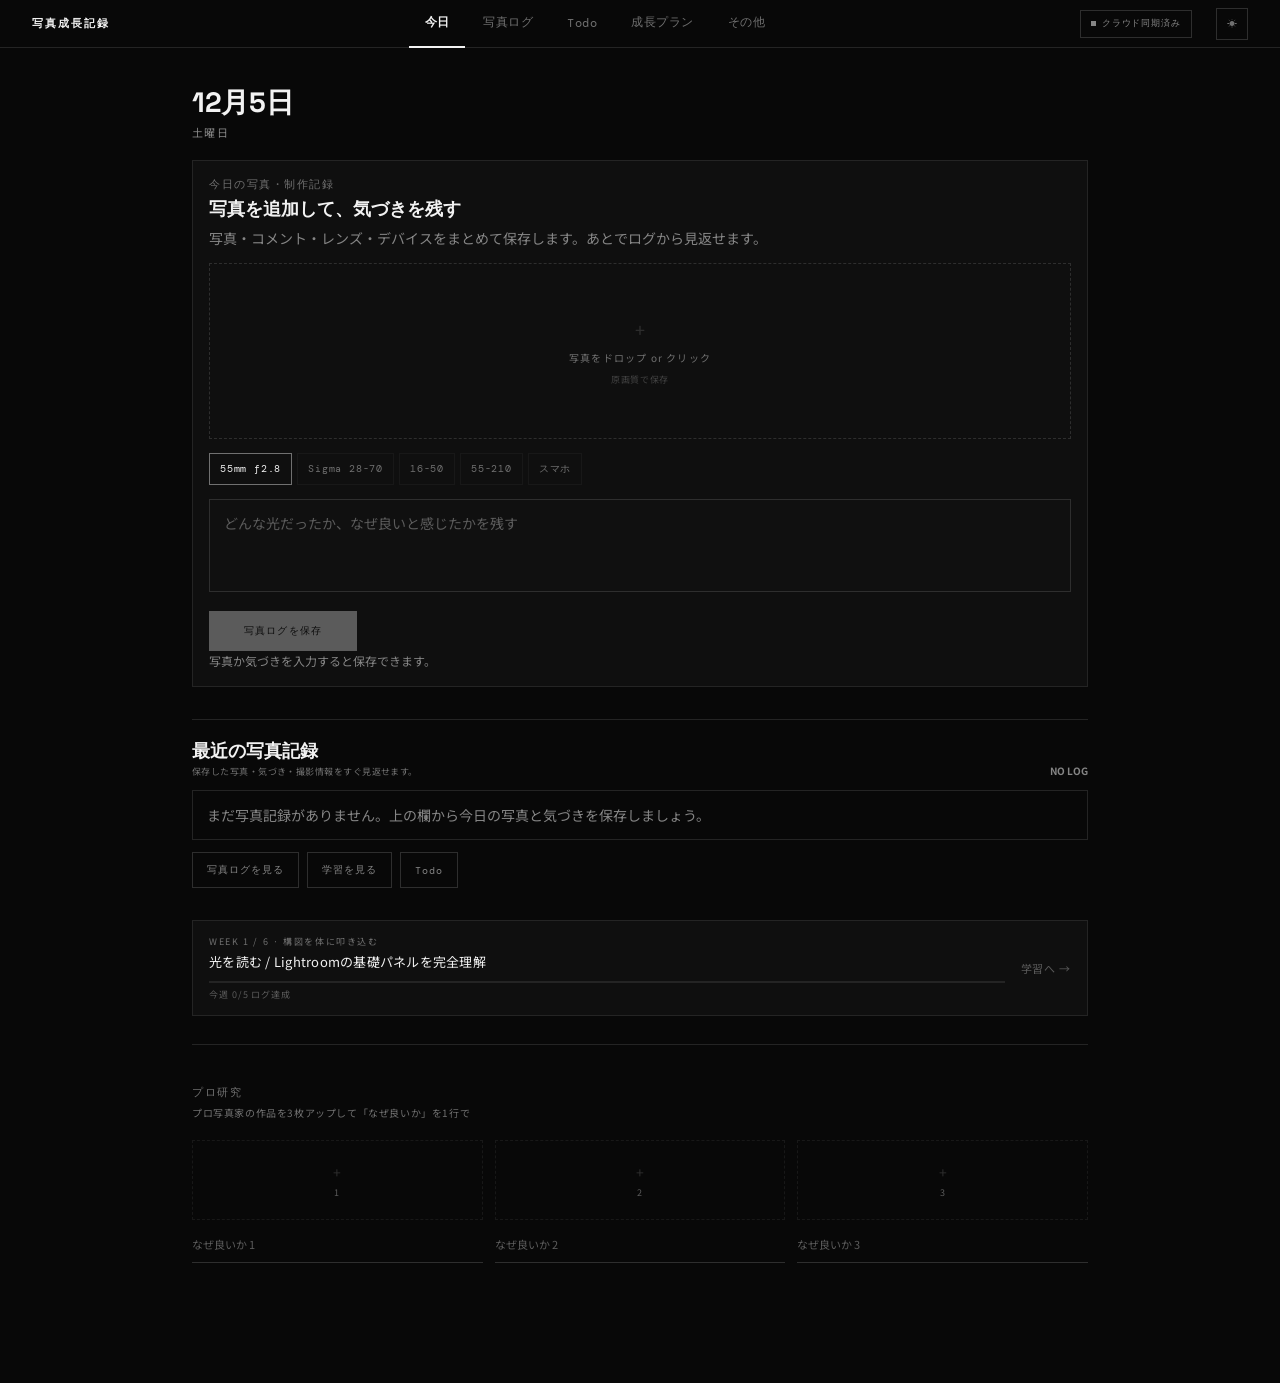
<file: index.html>
<!DOCTYPE html>
<html lang="ja">
<head>
<meta charset="UTF-8">
<meta name="viewport" content="width=device-width, initial-scale=1.0">
<title>写真成長記録</title>
<link rel="stylesheet" href="workspace/workspace.css">
<script src="workspace/runtime.js"></script>
<link rel="manifest" href="manifest.json">
<meta name="theme-color" content="#080808">
<meta name="apple-mobile-web-app-capable" content="yes">
<meta name="apple-mobile-web-app-title" content="Photo Tracker">
<link rel="icon" href="icon.svg" type="image/svg+xml">
<link rel="apple-touch-icon" href="icon.svg">
<link rel="preconnect" href="https://fonts.googleapis.com">
<link href="https://fonts.googleapis.com/css2?family=DM+Mono:wght@300;400;500&family=Noto+Sans+JP:wght@400;500;700&family=Space+Grotesk:wght@500;700&display=swap" rel="stylesheet">
<style>
/* ── CSS変数でダーク/ライト切り替え ── */
:root {
  --bg: #080808;
  --bg2: #0f0f0f;
  --bg3: #121212;
  --bg4: #141414;
  --bg5: #181818;
  --bg6: #1c1c1c;
  --fg: #f2f2f2;
  --fg2: #c8c8c8;
  --fg3: #a6a6a6;
  --fg4: #858585;
  --fg5: #707070;
  --fg6: #5b5b5b;
  --fg7: #424242;
  --fg8: #222;
  --border: #242424;
  --border2: #2e2e2e;
  --border3: #3a3a3a;
  --del-bg: rgba(8,8,8,.88);
  --pro-del-bg: rgba(8,8,8,.9);
  --lb-bg: rgba(0,0,0,.85);
  --input-bg: #101010;
  --save-bg: #e8e8e8;
  --save-fg: #080808;
  --overdue: #cc6666;
  --constraint-border: #441a1a;
  --constraint-fg: #884444;
  --nav-bg: #080808;
  --gantt-rail-bg: #0f0f0f;
  --gantt-grid: rgba(255,255,255,.02);
  --gantt-grid-weekend: rgba(255,255,255,.032);
  --gantt-grid-month: rgba(255,255,255,.095);
  --gantt-today: rgba(232,232,232,.34);
  --gantt-today-soft: rgba(232,232,232,.045);
  --gantt-dot-border: #050505;
  --gantt-row-border: rgba(255,255,255,.07);
  --gantt-row-hover: rgba(255,255,255,.035);
  --page-max-width: 960px;
  --page-wide-max-width: 1360px;
  --page-pad-x: 32px;
  --page-pad-y: 40px;
  --section-gap: 32px;
  --grid-gap: 16px;
  --card-pad: 16px;
  --card-gap: 12px;
  --form-control-height: 40px;
  --form-control-height-mobile: 44px;
  --form-gap: 8px;
}
html.light {
  --bg: #f5f5f3;
  --bg2: #eeeeec;
  --bg3: #e8e8e6;
  --bg4: #dededc;
  --bg5: #d4d4d2;
  --bg6: #cacac8;
  --fg: #111111;
  --fg2: #333;
  --fg3: #555;
  --fg4: #666;
  --fg5: #777;
  --fg6: #888;
  --fg7: #999;
  --fg8: #aaa;
  --border: #dededc;
  --border2: #cacac8;
  --border3: #bbbbb9;
  --del-bg: rgba(245,245,243,.92);
  --pro-del-bg: rgba(245,245,243,.95);
  --lb-bg: rgba(0,0,0,.75);
  --input-bg: #eeeeed;
  --save-bg: #111111;
  --save-fg: #f5f5f3;
  --overdue: #b03030;
  --constraint-border: #c08888;
  --constraint-fg: #884444;
  --nav-bg: #f5f5f3;
  --gantt-rail-bg: #f0f0ee;
  --gantt-grid: rgba(0,0,0,.018);
  --gantt-grid-weekend: rgba(0,0,0,.028);
  --gantt-grid-month: rgba(0,0,0,.075);
  --gantt-today: rgba(17,17,17,.26);
  --gantt-today-soft: rgba(17,17,17,.04);
  --gantt-dot-border: #f5f5f3;
  --gantt-row-border: rgba(0,0,0,.08);
  --gantt-row-hover: rgba(0,0,0,.035);
}
*{box-sizing:border-box;margin:0;padding:0}
html,body{min-height:100%;background:var(--bg);color:var(--fg);font-family:'Noto Sans JP','Hiragino Kaku Gothic ProN','Yu Gothic',sans-serif;transition:background .2s,color .2s;-webkit-font-smoothing:antialiased;-moz-osx-font-smoothing:grayscale}
::-webkit-scrollbar{width:3px}::-webkit-scrollbar-thumb{background:var(--fg8)}
input,textarea{font-family:'Noto Sans JP','Hiragino Kaku Gothic ProN','Yu Gothic',sans-serif;background:transparent;border:none;border-bottom:1px solid var(--border2);color:var(--fg);outline:none;width:100%;padding:8px 0;font-size:14px;line-height:1.6;resize:none;transition:border-color .15s}
input:focus,textarea:focus{border-bottom-color:var(--fg5)}
input::placeholder,textarea::placeholder{color:var(--fg6)}
button{cursor:pointer}
button:focus-visible,a:focus-visible,input:focus-visible,textarea:focus-visible,select:focus-visible,[role="button"]:focus-visible{outline:2px solid var(--fg3);outline-offset:2px}
.nav{border-bottom:1px solid var(--border);display:flex;align-items:center;justify-content:space-between;padding:0 32px;position:sticky;top:0;background:var(--nav-bg);z-index:10;height:48px;transition:background .2s}
.nav-title{font-family:'Space Grotesk',sans-serif;font-size:11px;font-weight:700;letter-spacing:.18em;text-transform:uppercase}
.nav-tabs{display:flex;align-items:center;gap:2px}
.tab-btn{background:none;border:none;font-family:'DM Mono',monospace;font-size:12px;letter-spacing:.04em;padding:0 16px;height:48px;color:var(--fg5);border-bottom:2px solid transparent;transition:color .15s,border-color .15s,font-weight .15s;min-width:44px}
.tab-btn:hover{color:var(--fg3)}
.tab-btn.active{color:var(--fg);border-bottom-color:var(--fg);font-weight:700}
.nav-more-wrap{position:relative}
.nav-more-menu{position:absolute;top:calc(100% + 8px);right:0;min-width:184px;border:1px solid var(--border);background:var(--bg2);padding:6px;display:grid;gap:2px;box-shadow:0 16px 40px rgba(0,0,0,.26);z-index:20}
.nav-more-menu.hidden{display:none}
.utility-tab-btn{height:40px;border:none;background:transparent;color:var(--fg4);font-family:'DM Mono',monospace;font-size:11px;text-align:left;padding:0 12px}
.utility-tab-btn:hover,.utility-tab-btn.active{background:var(--bg4);color:var(--fg)}
.mobile-bottom-nav{display:none}
.mobile-menu-sheet{display:none}
.nav-right{display:flex;align-items:center;gap:12px}
.streak{font-size:10px;color:var(--fg6);letter-spacing:.1em;font-variant-numeric:tabular-nums}
.sync-pill{border:1px solid var(--border2);background:transparent;color:var(--fg5);font-family:'DM Mono',monospace;font-size:9px;letter-spacing:.1em;height:28px;padding:0 10px;display:inline-flex;align-items:center;gap:6px;cursor:default}
.sync-pill::before{content:'';width:5px;height:5px;background:var(--fg5);display:block}
.sync-pill.ok{color:var(--fg4)}
.sync-pill.ok::before{background:var(--fg4)}
.sync-pill.pending{color:#d4a820}
.sync-pill.pending::before{background:#d4a820}
.sync-pill.warn{color:var(--overdue)}
.sync-pill.warn::before{background:var(--overdue)}
.theme-btn{background:none;border:1px solid var(--border2);color:var(--fg5);font-family:'DM Mono',monospace;font-size:10px;letter-spacing:.08em;padding:0;width:32px;height:32px;display:flex;align-items:center;justify-content:center;transition:border-color .15s,color .15s}
.theme-btn:hover{border-color:var(--fg5);color:var(--fg)}
.theme-btn:active{transform:scale(0.96)}
.main{max-width:var(--page-max-width);margin:0 auto;padding:var(--page-pad-y) var(--page-pad-x) 80px}
.main.todo-gantt-main{max-width:min(var(--page-wide-max-width),calc(100vw - (var(--page-pad-x) * 2)))}
.day-header{display:flex;align-items:flex-start;justify-content:space-between;margin-bottom:20px}
.day-date{font-family:'Space Grotesk',sans-serif;font-size:28px;font-weight:700;letter-spacing:-.01em;line-height:1;text-wrap:balance}
.day-weekday{font-size:11px;color:var(--fg4);letter-spacing:.12em;margin-top:8px}
.command-center{border-top:1px solid var(--border);border-bottom:1px solid var(--border);padding:20px 0;margin-bottom:var(--section-gap)}
.command-center-head{display:flex;align-items:flex-end;justify-content:space-between;gap:var(--grid-gap);margin-bottom:var(--grid-gap)}
.command-center-title{font-family:'Space Grotesk',sans-serif;font-size:22px;font-weight:700;letter-spacing:-.01em;line-height:1.2;text-wrap:balance}
.command-center-sub{font-size:14px;color:var(--fg3);letter-spacing:.01em;line-height:1.6;margin-top:8px;text-wrap:pretty;max-width:620px}
.command-center-date{font-size:10px;color:var(--fg5);letter-spacing:.12em;font-variant-numeric:tabular-nums;white-space:nowrap}
.command-grid{display:grid;grid-template-columns:minmax(280px,1fr) minmax(360px,1.55fr);gap:var(--grid-gap);align-items:start}
.command-panel{border:1px solid var(--border);background:var(--bg2);padding:var(--card-pad);min-width:0}
.command-panel-title{font-size:10px;color:var(--fg4);letter-spacing:.14em;text-transform:uppercase;margin-bottom:12px}
.command-metrics{display:grid;grid-template-columns:repeat(4,minmax(0,1fr));border:1px solid var(--border);background:var(--bg)}
.command-metric{min-height:76px;padding:12px;border-right:1px solid var(--border);display:grid;align-content:space-between;gap:var(--form-gap)}
.command-metric:last-child{border-right:none}
.command-metric-num{font-family:'Space Grotesk',sans-serif;font-size:23px;font-weight:700;line-height:1;font-variant-numeric:tabular-nums}
.command-metric-label{font-size:10px;color:var(--fg4);letter-spacing:.05em;line-height:1.45}
.command-metric.hot .command-metric-num,.command-action-card.hot .command-action-title{color:#ff7040}
.command-metric.warn .command-metric-num{color:#d4a820}
.command-main-card{display:grid;gap:var(--card-gap)}
.command-action-card{width:100%;min-width:0;border:1px solid var(--border);background:var(--bg);color:var(--fg);text-align:left;padding:14px;display:grid;gap:var(--form-gap);min-height:82px}
.command-action-card:hover{border-color:var(--border3);background:var(--bg3)}
.command-action-kicker{font-size:10px;color:var(--fg4);letter-spacing:.12em;text-transform:uppercase}
.command-action-title{font-size:15px;font-weight:700;line-height:1.45;text-wrap:balance}
.command-action-reason{font-size:11px;color:var(--fg3);line-height:1.45}
.command-action-meta{display:flex;flex-wrap:wrap;gap:6px;font-size:10px;color:var(--fg5);font-variant-numeric:tabular-nums}
.command-action-meta span{border:1px solid var(--border2);padding:3px 7px}
.command-card-actions{display:flex;flex-wrap:wrap;gap:6px;margin-top:3px}
.command-card-action{height:30px;border:1px solid var(--border2);background:transparent;color:var(--fg4);font-family:'DM Mono',monospace;font-size:9px;padding:0 8px}
.command-card-action:hover{border-color:var(--fg5);color:var(--fg)}
.command-card-action.primary{background:var(--fg);border-color:var(--fg);color:var(--bg)}
.command-card-action.warn{color:#d4a820}
.command-section-list{display:grid;gap:var(--form-gap)}
.command-row{width:100%;min-width:0;border:1px solid var(--border);background:var(--bg);color:var(--fg);padding:12px;text-align:left;display:grid;grid-template-columns:minmax(0,1fr) auto;gap:10px;align-items:center;min-height:48px}
.command-row:hover{border-color:var(--border3);background:var(--bg3)}
.command-row>div{min-width:0}
.command-row-title{font-size:14px;line-height:1.45;white-space:nowrap;overflow:hidden;text-overflow:ellipsis}
.command-row-meta{font-size:9px;color:var(--fg5);letter-spacing:.05em;margin-top:3px;white-space:nowrap;overflow:hidden;text-overflow:ellipsis;font-variant-numeric:tabular-nums}
.command-row-badge{font-size:10px;color:var(--fg4);font-weight:700;white-space:nowrap;font-variant-numeric:tabular-nums}
.command-row-badge.hot{color:#ff7040}
.command-row-badge.warn{color:#d4a820}
.command-empty{border:1px solid var(--border);background:var(--bg);padding:13px 14px;font-size:14px;color:var(--fg4);line-height:1.6;text-wrap:pretty}
.command-links{display:flex;flex-wrap:wrap;gap:8px;margin-top:12px}
.command-links .ghost-btn{height:36px}
.daily-brief{max-width:840px;margin:0 auto}
.daily-brief-head{border-bottom:1px solid var(--border2);padding-bottom:20px;margin-bottom:24px}
.daily-brief-kicker{font-family:'DM Mono',monospace;font-size:11px;color:var(--fg4);letter-spacing:.12em;text-transform:uppercase;margin-bottom:8px}
.daily-brief-title{font-family:'Space Grotesk',sans-serif;font-size:32px;font-weight:700;line-height:1.2;text-wrap:balance}
.daily-brief-date{font-size:14px;color:var(--fg3);line-height:1.6;margin-top:8px;font-variant-numeric:tabular-nums}
.daily-brief-summary{font-size:15px;color:var(--fg2);line-height:1.8;margin-top:14px;text-wrap:pretty}
.daily-brief-metrics{display:grid;grid-template-columns:repeat(4,minmax(0,1fr));border:1px solid var(--border);margin-bottom:24px}
.daily-brief-metric{min-height:84px;padding:14px;border-right:1px solid var(--border);display:grid;align-content:space-between;gap:8px;background:var(--bg2)}
.daily-brief-metric:last-child{border-right:none}
.daily-brief-metric-value{font-family:'Space Grotesk',sans-serif;font-size:24px;font-weight:700;line-height:1;font-variant-numeric:tabular-nums}
.daily-brief-metric-label{font-size:12px;color:var(--fg4);line-height:1.4}
.daily-brief-metric.hot .daily-brief-metric-value{color:#ff7040}
.daily-brief-metric.warn .daily-brief-metric-value{color:#d4a820}
.daily-brief-section{border-top:1px solid var(--border);padding-top:20px;margin-top:28px}
.daily-brief-section-title{font-family:'Space Grotesk',sans-serif;font-size:19px;font-weight:700;line-height:1.3;margin-bottom:6px}
.daily-brief-section-copy{font-size:13px;color:var(--fg4);line-height:1.6;margin-bottom:12px}
.daily-brief-list{display:grid;gap:8px;list-style:none;padding:0;margin:0}
.daily-brief-item{width:100%;border:1px solid var(--border);background:var(--bg2);color:var(--fg);padding:14px;text-align:left;display:grid;grid-template-columns:minmax(0,1fr) auto;gap:12px;align-items:center;min-height:64px}
.daily-brief-item:hover{border-color:var(--border3);background:var(--bg3)}
.daily-brief-item-main{min-width:0}
.daily-brief-item-title{font-size:15px;font-weight:700;line-height:1.5;text-wrap:pretty}
.daily-brief-item-meta{font-size:12px;color:var(--fg4);line-height:1.6;margin-top:4px;font-variant-numeric:tabular-nums;text-wrap:pretty}
.daily-brief-item-status{font-size:12px;color:var(--fg3);font-weight:700;white-space:nowrap;font-variant-numeric:tabular-nums}
.daily-brief-item-status.hot{color:#ff7040}
.daily-brief-item-status.warn{color:#d4a820}
.daily-brief-empty{border:1px solid var(--border);background:var(--bg2);padding:16px;font-size:14px;color:var(--fg4);line-height:1.7}
.daily-brief-footer{border-top:1px solid var(--border);margin-top:32px;padding-top:16px;font-size:12px;color:var(--fg5);line-height:1.7}
.quick-capture{border:1px solid var(--border);background:var(--bg2);padding:var(--card-pad);margin-bottom:var(--grid-gap)}
.quick-capture-head{display:flex;justify-content:space-between;align-items:center;gap:12px;margin-bottom:9px}
.quick-capture-title{font-size:10px;color:var(--fg4);letter-spacing:.14em;text-transform:uppercase}
.quick-capture-count{font-size:9px;color:var(--fg6);letter-spacing:.1em;font-variant-numeric:tabular-nums;white-space:nowrap}
.quick-capture-form{display:grid;grid-template-columns:minmax(0,1fr) 88px;gap:var(--form-gap);align-items:stretch}
.quick-capture-input{min-height:var(--form-control-height);height:var(--form-control-height);border:1px solid var(--border2);background:var(--bg);padding:9px 12px;font-size:14px;line-height:1.55;resize:none}
.quick-capture-input:focus{border-color:var(--fg5)}
.quick-capture-btn{height:var(--form-control-height);border:1px solid var(--border2);background:var(--fg);color:var(--bg);font-family:'DM Mono',monospace;font-size:10px;letter-spacing:.08em}
.quick-capture-help{margin-top:7px;font-size:10px;color:var(--fg5);line-height:1.55}
.quick-capture-msg{min-height:16px;margin-top:7px;font-size:11px;color:var(--fg4);letter-spacing:.02em;display:flex;align-items:center;gap:8px;flex-wrap:wrap}
.quick-capture-msg button{height:28px;border:1px solid var(--border2);background:transparent;color:var(--fg4);font-family:'DM Mono',monospace;font-size:9px;padding:0 8px}
.quick-capture-msg button:hover{border-color:var(--fg5);color:var(--fg)}
.quick-capture-btn:disabled{opacity:.35;cursor:default}
.inbox-list{display:grid;gap:var(--form-gap)}
.inbox-row{display:grid;grid-template-columns:minmax(0,1fr) auto;gap:10px;align-items:center;border:1px solid var(--border);background:var(--bg);padding:12px;min-height:52px}
.inbox-main{min-width:0}
.inbox-text{font-size:12px;line-height:1.45;color:var(--fg);white-space:nowrap;overflow:hidden;text-overflow:ellipsis}
.inbox-meta{font-size:9px;color:var(--fg5);letter-spacing:.05em;margin-top:4px;font-variant-numeric:tabular-nums;white-space:nowrap;overflow:hidden;text-overflow:ellipsis}
.inbox-actions{display:flex;gap:6px;align-items:center}
.inbox-action{height:30px;border:1px solid var(--border2);background:transparent;color:var(--fg5);font-family:'DM Mono',monospace;font-size:9px;letter-spacing:.06em;padding:0 8px}
.inbox-action.primary{background:var(--fg);color:var(--bg);border-color:var(--fg)}
.inbox-action.danger{color:var(--overdue)}
.inbox-more{font-size:9px;color:var(--fg6);letter-spacing:.08em;padding:4px 0}
.progress-banner{background:var(--bg2);border:1px solid var(--border);padding:14px 16px;margin-bottom:28px;display:flex;align-items:center;gap:16px;cursor:pointer;text-decoration:none;transition:border-color .15s,transform .1s}
.progress-banner:hover{border-color:var(--border3)}
.progress-banner:active{transform:scale(0.99)}
.pb-left{flex:1}
.pb-week{font-size:9px;letter-spacing:.18em;text-transform:uppercase;color:var(--fg5);margin-bottom:4px;font-variant-numeric:tabular-nums}
.pb-theme{font-size:13px;color:var(--fg);letter-spacing:.02em}
.pb-track{height:2px;background:var(--border);margin-top:10px;position:relative}
.pb-fill{height:2px;background:var(--fg);transition:width .4s cubic-bezier(.4,0,.2,1)}
.pb-label{font-size:9px;color:var(--fg6);letter-spacing:.1em;margin-top:5px;font-variant-numeric:tabular-nums}
.pb-arrow{font-size:11px;color:var(--fg6);letter-spacing:.08em;flex-shrink:0}
.save-btn{background:var(--save-bg);border:none;color:var(--save-fg);font-family:'DM Mono',monospace;font-size:10px;letter-spacing:.12em;font-weight:500;padding:0 20px;height:var(--form-control-height);display:inline-flex;align-items:center;justify-content:center;text-decoration:none;transition:opacity .15s,transform .1s}
.save-btn:hover{opacity:.85}
.save-btn:active{transform:scale(0.96)}
.save-btn:disabled{opacity:.35;cursor:default;transform:none}
.saved-msg{font-size:11px;color:var(--fg4);letter-spacing:.08em}
.ghost-btn{background:none;border:1px solid var(--border2);color:var(--fg4);font-family:'DM Mono',monospace;font-size:10px;letter-spacing:.1em;padding:0 14px;height:var(--form-control-height);display:inline-flex;align-items:center;transition:border-color .15s,color .15s,transform .1s;min-width:40px}
.ghost-btn:hover{border-color:var(--fg5);color:var(--fg)}
.ghost-btn:active{transform:scale(0.96)}
.ghost-btn:disabled{opacity:.25;cursor:default}
.section{margin-bottom:40px}
.photo-record-section{border:1px solid var(--border);background:var(--bg2);padding:var(--card-pad);margin-bottom:var(--section-gap)}
.photo-record-head{display:flex;align-items:flex-start;justify-content:space-between;gap:16px;margin-bottom:14px}
.photo-record-title{font-family:'Space Grotesk',sans-serif;font-size:18px;font-weight:700;line-height:1.25}
.photo-record-sub{margin-top:6px;font-size:14px;color:var(--fg4);line-height:1.6;max-width:560px}
.photo-record-actions{display:flex;align-items:center;gap:10px;flex-shrink:0;margin-top:14px}
.photo-record-actions .save-btn{min-width:148px;justify-content:center}
.photo-record-section .drop-zone{height:176px;margin-bottom:14px}
.photo-record-section textarea{border:1px solid var(--border2);background:var(--input-bg);padding:12px 14px}
.photo-save-help{font-size:12px;color:var(--fg4);line-height:1.6}
.today-recent-section{border-top:1px solid var(--border);padding-top:20px;margin-bottom:var(--section-gap)}
.today-recent-head{display:flex;align-items:end;justify-content:space-between;gap:12px;margin-bottom:12px}
.today-recent-title{font-family:'Space Grotesk',sans-serif;font-size:18px;font-weight:700;line-height:1.2}
.today-recent-list{display:grid;gap:8px}
.section-div{border-top:1px solid var(--border);margin:0 0 40px}
.lbl{font-family:'DM Mono',monospace;font-size:11px;letter-spacing:.14em;text-transform:uppercase;color:var(--fg5)}
.row-between{display:flex;align-items:center;justify-content:space-between;margin-bottom:16px}
.row-gap{display:flex;align-items:center;gap:12px}
.notice{background:var(--bg2);border:1px solid var(--bg5);padding:14px 16px;margin-bottom:16px}
.notice p{font-size:11px;color:var(--fg4);line-height:1.9;text-wrap:pretty}
.notice strong{color:var(--fg3)}
.url-input-wrap{margin-top:12px}
.url-input-wrap input{background:var(--input-bg);border:1px solid var(--border2)!important;border-bottom:1px solid var(--border2)!important;padding:8px 12px;font-size:11px}
.url-input-wrap input:focus{border-color:var(--fg5)!important;border-bottom-color:var(--fg5)!important}
.url-btns{display:flex;gap:var(--form-gap);margin-top:12px}
.task-row{display:flex;align-items:flex-start;gap:12px;padding:12px 0;border-bottom:1px solid var(--bg4)}
.task-row:last-child{border-bottom:none}
.cb{width:16px;height:16px;border:1px solid var(--border3);flex-shrink:0;margin-top:2px;display:flex;align-items:center;justify-content:center;cursor:pointer;position:relative;transition:background .12s,border-color .12s}
.cb::before{content:'';position:absolute;top:-12px;right:-12px;bottom:-12px;left:-12px}
.cb.done{background:var(--fg);border-color:var(--fg)}
.cb.done::after{content:'✓';color:var(--bg);font-size:9px;font-weight:700;line-height:1}
.task-title{font-size:13px;letter-spacing:.02em;line-height:1.6;text-wrap:pretty}
.task-title.done{color:var(--fg7);text-decoration:line-through}
.task-title.overdue{color:var(--overdue)}
.task-meta-row{display:flex;align-items:flex-start;justify-content:space-between;gap:12px;margin-top:5px}
.task-meta{display:flex;gap:8px;margin-top:5px;flex-wrap:wrap;align-items:center}
.task-meta-row .task-meta{margin-top:0;min-width:0}
.task-actions{display:flex;gap:10px;align-items:center;flex-shrink:0;min-height:32px}
.tag{display:inline-block;border:1px solid var(--border2);color:var(--fg5);font-size:10px;letter-spacing:.04em;padding:3px 8px}
.task-due{font-size:11px;color:var(--fg5);letter-spacing:.05em;font-variant-numeric:tabular-nums}
.task-due.overdue{color:var(--overdue)}
.drop-zone{border:1px dashed var(--border2);display:flex;align-items:center;justify-content:center;flex-direction:column;gap:8px;cursor:pointer;position:relative;transition:border-color .15s}
.drop-zone:hover{border-color:var(--border3)}
.drop-zone .plus{font-size:18px;color:var(--border2)}
.drop-zone .hint{font-size:10px;color:var(--fg5);letter-spacing:.12em}
.drop-zone .sub{font-size:9px;color:var(--fg7);letter-spacing:.08em}
.photo-wrap{position:relative;width:100%}
.photo-wrap img{width:100%;max-height:500px;object-fit:contain;display:block;background:var(--bg2)}
html.light .photo-wrap img{outline:1px solid rgba(0,0,0,.1)}
html:not(.light) .photo-wrap img{outline:1px solid rgba(255,255,255,.08)}
.del-btn{position:absolute;top:10px;right:10px;background:var(--del-bg);border:1px solid var(--border3);color:var(--fg4);font-family:'DM Mono',monospace;font-size:10px;padding:0 10px;height:32px;letter-spacing:.06em;display:flex;align-items:center;transition:color .15s,border-color .15s,transform .1s}
.del-btn:hover{color:var(--fg);border-color:var(--fg4)}
.del-btn:active{transform:scale(0.96)}
.lens-wrap{display:flex;flex-wrap:wrap;gap:5px;margin-bottom:14px}
.lens-btn{background:none;border:1px solid var(--bg5);color:var(--fg5);font-family:'DM Mono',monospace;font-size:10px;letter-spacing:.08em;padding:0 10px;height:32px;transition:border-color .15s,color .15s,transform .1s}
.lens-btn:hover{border-color:var(--border3);color:var(--fg2)}
.lens-btn:active{transform:scale(0.96)}
.lens-btn.active{border-color:var(--fg5);color:var(--fg)}
.pro-grid{display:grid;grid-template-columns:1fr 1fr 1fr;gap:12px}
.pro-slot{}
.pro-drop{border:1px dashed var(--bg5);display:flex;align-items:center;justify-content:center;flex-direction:column;gap:4px;height:80px;cursor:pointer;margin-bottom:8px;position:relative;transition:border-color .15s}
.pro-drop:hover{border-color:var(--border3)}
.pro-drop img{width:100%;height:80px;object-fit:cover;display:block}
html.light .pro-drop img{outline:1px solid rgba(0,0,0,.08)}
html:not(.light) .pro-drop img{outline:1px solid rgba(255,255,255,.07)}
.pro-del{position:absolute;top:4px;right:4px;background:var(--pro-del-bg);border:1px solid var(--border3);color:var(--fg4);font-family:'DM Mono',monospace;font-size:9px;padding:0 6px;height:24px;display:flex;align-items:center;transition:color .15s}
.log-view-toggle{display:flex;gap:0;margin-bottom:24px;border:1px solid var(--border2)}
.log-view-btn{flex:1;background:none;border:none;font-family:'DM Mono',monospace;font-size:10px;letter-spacing:.1em;color:var(--fg5);padding:8px 0;transition:background .15s,color .15s;min-height:40px}
.log-view-btn.active{background:var(--fg);color:var(--bg)}
.cal-nav{display:flex;align-items:center;justify-content:space-between;margin-bottom:20px}
.cal-month{font-family:'Space Grotesk',sans-serif;font-size:18px;font-weight:700;font-variant-numeric:tabular-nums}
.cal-arrow{background:none;border:1px solid var(--border2);color:var(--fg5);font-family:'DM Mono',monospace;font-size:12px;padding:0 12px;height:32px;display:flex;align-items:center;cursor:pointer;transition:border-color .15s,color .15s,transform .1s}
.cal-arrow:hover{border-color:var(--fg5);color:var(--fg)}
.cal-arrow:active{transform:scale(0.96)}
.cal-grid{display:grid;grid-template-columns:repeat(7,1fr);gap:3px;margin-bottom:24px}
.cal-dow{font-size:9px;color:var(--fg6);letter-spacing:.08em;text-align:center;padding:4px 0}
.cal-day{aspect-ratio:1;display:flex;align-items:center;justify-content:center;font-size:11px;color:var(--fg6);position:relative;cursor:default;font-variant-numeric:tabular-nums;transition:background .12s}
.cal-day.has-log{background:var(--bg3);color:var(--fg);cursor:pointer;border:1px solid var(--border)}
.cal-day.has-log:hover{background:var(--bg4);border-color:var(--border3)}
.cal-day.today{outline:1px solid var(--fg4)}
.cal-day.has-log.today{outline:1px solid var(--fg)}
.cal-dot{width:4px;height:4px;background:var(--fg);border-radius:50%;position:absolute;bottom:4px;left:50%;transform:translateX(-50%)}
.week-tabs{display:flex;border-bottom:1px solid var(--border);margin-bottom:28px}
.week-tab{background:none;border:none;font-family:'DM Mono',monospace;font-size:10px;letter-spacing:.12em;color:var(--fg6);padding:8px 0;border-bottom:2px solid transparent;margin-right:20px;transition:color .15s}
.week-tab:hover{color:var(--fg3)}
.week-tab.active{color:var(--fg);border-bottom-color:var(--fg)}
.week-title{font-family:'Space Grotesk',sans-serif;font-size:20px;font-weight:700;display:flex;align-items:baseline;gap:14px;margin-bottom:24px;text-wrap:balance}
.week-dates{font-size:10px;color:var(--fg5);letter-spacing:.08em;font-family:'DM Mono',monospace}
.constraint{border-left:2px solid var(--constraint-border);padding-left:16px;margin-bottom:28px}
.constraint .lbl{color:var(--constraint-border);margin-bottom:6px}
.constraint p{font-size:12px;color:var(--constraint-fg);line-height:1.7;letter-spacing:.02em;text-wrap:pretty}
.mission-grid{display:grid;grid-template-columns:1fr 1fr;gap:16px;margin-bottom:28px}
.mission-box{border-top:1px solid var(--border);padding-top:14px}
.mission-box .lbl{margin-bottom:10px}
.mission-box p{font-size:11px;color:var(--fg4);line-height:1.9;letter-spacing:.02em;text-wrap:pretty}
.check-section{border-top:1px solid var(--border);padding-top:16px;margin-bottom:32px}
.check-section .lbl{margin-bottom:12px}
.check-row{display:flex;align-items:flex-start;gap:10px;padding:7px 0;cursor:pointer}
.check-text{font-size:12px;color:var(--fg2);line-height:1.6;letter-spacing:.02em;text-wrap:pretty}
.check-text.done{color:var(--fg7);text-decoration:line-through}
.log-header{margin-bottom:28px}
.log-header h1{font-family:'Space Grotesk',sans-serif;font-size:26px;font-weight:700;letter-spacing:-.02em;text-wrap:balance}
.log-header p{font-size:10px;color:var(--fg5);letter-spacing:.15em;margin-top:6px;font-variant-numeric:tabular-nums}
.log-tools{display:grid;grid-template-columns:1fr 128px 128px 128px;gap:8px;margin-bottom:10px}
.log-tools input,.log-tools select{height:34px;border:1px solid var(--border2);border-bottom:1px solid var(--border2);background:var(--input-bg);color:var(--fg);font-family:'DM Mono',monospace;font-size:11px;padding:0 10px;outline:none}
.log-tools select,.log-filter-row select{-webkit-appearance:none;appearance:none;border:1px solid var(--border2);background-color:var(--input-bg);color:var(--fg4);font-family:'DM Mono',monospace;font-size:10px;letter-spacing:.08em;height:34px;min-width:142px;padding:0 34px 0 12px;border-radius:0;background-image:linear-gradient(45deg,transparent 50%,var(--fg4) 50%),linear-gradient(135deg,var(--fg4) 50%,transparent 50%);background-position:calc(100% - 16px) 13px,calc(100% - 10px) 13px;background-size:6px 6px,6px 6px;background-repeat:no-repeat;transition:border-color .15s,color .15s,background-color .15s}
.log-tools select:hover,.log-filter-row select:hover{border-color:var(--fg5);color:var(--fg)}
.log-tools select:focus,.log-filter-row select:focus{border-color:var(--fg4);color:var(--fg)}
.log-tools select option,.log-filter-row select option{background:var(--bg2);color:var(--fg)}
.log-filter-row{display:flex;align-items:center;gap:12px;flex-wrap:wrap;margin-bottom:16px}
.log-check{display:flex;align-items:center;gap:9px;font-size:10px;color:var(--fg4);letter-spacing:.08em;min-height:34px;cursor:pointer;user-select:none;transition:color .15s}
.log-check:hover{color:var(--fg)}
.log-check input{-webkit-appearance:none;appearance:none;width:18px;height:18px;border:1px solid var(--border2);background:var(--input-bg);margin:0;display:grid;place-items:center;transition:border-color .15s,background .15s,box-shadow .15s}
.log-check input:hover{border-color:var(--fg5)}
.log-check input:checked{background:var(--fg);border-color:var(--fg);box-shadow:inset 0 0 0 4px var(--bg)}
.log-check input:checked::after{content:'';width:6px;height:6px;background:var(--fg);display:block}
.log-stats{display:grid;grid-template-columns:repeat(4,1fr);gap:8px;margin-bottom:16px}
.stat-cell{background:var(--bg2);border:1px solid var(--border);padding:10px 12px;min-height:54px}
.stat-num{font-family:'Space Grotesk',sans-serif;font-size:20px;font-weight:700;line-height:1;font-variant-numeric:tabular-nums}
.stat-label{font-size:8px;color:var(--fg6);letter-spacing:.14em;margin-top:6px;text-transform:uppercase}
.log-empty{font-size:11px;color:var(--fg6);line-height:3;letter-spacing:.08em}
.log-entry{display:grid;grid-template-columns:80px 1fr;gap:16px;padding-bottom:20px;margin-bottom:20px;border-bottom:1px solid var(--bg3);cursor:pointer;transition:opacity .15s}
.log-entry:hover{opacity:.8}
.log-entry:hover .log-date{color:var(--fg)}
.log-thumb{background:var(--bg3);height:80px;overflow:hidden}
.log-thumb img{width:100%;height:100%;object-fit:cover;display:block}
html.light .log-thumb img{outline:1px solid rgba(0,0,0,.08)}
html:not(.light) .log-thumb img{outline:1px solid rgba(255,255,255,.06)}
.log-thumb-empty{width:100%;height:100%;display:flex;align-items:center;justify-content:center;font-size:9px;color:var(--bg5);letter-spacing:.1em}
.log-date{font-size:12px;color:var(--fg);letter-spacing:.04em;font-variant-numeric:tabular-nums;transition:color .15s}
.log-meta{display:flex;align-items:center;gap:10px;margin-bottom:6px;flex-wrap:wrap}
.log-comment{font-size:11px;color:var(--fg4);line-height:1.7;letter-spacing:.01em;overflow:hidden;display:-webkit-box;-webkit-line-clamp:2;-webkit-box-orient:vertical;text-wrap:pretty}
.log-pro{display:flex;gap:5px;align-items:center;margin-top:6px}
.log-pro-label{font-size:9px;color:var(--fg6);letter-spacing:.08em;font-variant-numeric:tabular-nums}
.hidden{display:none}
.detail-back{background:none;border:none;font-family:'DM Mono',monospace;font-size:10px;color:var(--fg4);letter-spacing:.12em;text-transform:uppercase;padding:0;margin-bottom:28px;display:flex;align-items:center;gap:8px;cursor:pointer;min-height:40px;transition:color .15s}
.detail-back:hover{color:var(--fg)}
.detail-date{font-family:'Space Grotesk',sans-serif;font-size:24px;font-weight:700;letter-spacing:-.01em;margin-bottom:4px;font-variant-numeric:tabular-nums}
.detail-lens{display:inline-block;border:1px solid var(--border2);color:var(--fg4);font-size:10px;letter-spacing:.04em;padding:3px 8px;margin-bottom:24px}
.detail-photo{width:100%;margin-bottom:24px}
.detail-photo img{width:100%;max-height:600px;object-fit:contain;display:block;background:var(--bg2)}
html.light .detail-photo img{outline:1px solid rgba(0,0,0,.08)}
html:not(.light) .detail-photo img{outline:1px solid rgba(255,255,255,.07)}
.detail-no-photo{height:160px;background:var(--bg2);display:flex;align-items:center;justify-content:center;font-size:10px;color:var(--bg5);letter-spacing:.1em;margin-bottom:24px}
.detail-section{border-top:1px solid var(--border);padding-top:16px;margin-bottom:28px}
.detail-comment{font-size:13px;color:var(--fg2);line-height:1.9;letter-spacing:.02em;margin-top:10px;text-wrap:pretty}
.detail-pro-grid{display:grid;grid-template-columns:1fr 1fr 1fr;gap:16px;margin-top:14px}
.detail-pro-img{width:100%;height:120px;object-fit:cover;display:block;background:var(--bg3);margin-bottom:8px}
html.light .detail-pro-img{outline:1px solid rgba(0,0,0,.08)}
html:not(.light) .detail-pro-img{outline:1px solid rgba(255,255,255,.07)}
.detail-pro-empty{width:100%;height:120px;background:var(--bg2);display:flex;align-items:center;justify-content:center;font-size:9px;color:var(--bg5);letter-spacing:.1em;margin-bottom:8px}
.detail-pro-memo{font-size:11px;color:var(--fg4);line-height:1.7;letter-spacing:.02em;text-wrap:pretty}
.detail-pro-img-wrap{cursor:zoom-in}
.lightbox{position:fixed;top:0;left:0;width:100%;height:100%;background:var(--lb-bg);z-index:1000;display:flex;align-items:center;justify-content:center;cursor:pointer;animation:lb-in .15s cubic-bezier(.2,0,0,1)}
@keyframes lb-in{from{opacity:0}to{opacity:1}}
.lightbox img{width:640px;max-width:95vw;max-height:500px;object-fit:contain;display:block;animation:lb-img-in .2s cubic-bezier(.2,0,0,1);outline:1px solid rgba(255,255,255,.08)}
@keyframes lb-img-in{from{opacity:0;transform:scale(.96)}to{opacity:1;transform:scale(1)}}
.lightbox-close{position:fixed;top:16px;right:20px;color:var(--fg4);font-family:'DM Mono',monospace;font-size:12px;letter-spacing:.1em;cursor:pointer;padding:8px;min-width:40px;min-height:40px;display:flex;align-items:center;justify-content:center}
.learn-header{margin-bottom:32px}
.learn-week-badge{font-size:9px;letter-spacing:.18em;text-transform:uppercase;color:var(--fg5);margin-bottom:8px;font-variant-numeric:tabular-nums}
.learn-week-title{font-family:'Space Grotesk',sans-serif;font-size:22px;font-weight:700;margin-bottom:4px;text-wrap:balance}
.learn-week-sub{font-size:11px;color:var(--fg4);letter-spacing:.04em;text-wrap:pretty}
.learn-section{margin-bottom:36px}
.learn-section-header{display:flex;align-items:center;justify-content:space-between;padding:14px 0;border-top:1px solid var(--border);cursor:pointer;min-height:52px}
.learn-section-title{font-size:15px;font-weight:700;letter-spacing:.01em}
.learn-section-badge{font-size:9px;letter-spacing:.12em;text-transform:uppercase;padding:3px 8px;border:1px solid var(--border2);color:var(--fg5)}
.learn-section-badge.shooting{border-color:#334;color:#667}
.learn-section-badge.editing{border-color:#443;color:#776}
.learn-body{padding:16px 0 20px}
.learn-goal{font-size:14px;color:var(--fg2);letter-spacing:.01em;margin-bottom:14px;padding:12px 14px;background:var(--bg2);border-left:2px solid var(--border3);line-height:1.6;text-wrap:pretty}
.learn-detail-toggle{width:100%;height:42px;border:1px solid var(--border2);background:var(--bg);color:var(--fg3);font-family:'DM Mono',monospace;font-size:11px;letter-spacing:.08em;text-align:left;padding:0 12px;margin:14px 0}
.learn-detail-toggle::after{content:'+';float:right;color:var(--fg5)}
.learn-detail-toggle[aria-expanded="true"]::after{content:'−'}
.learn-extra{display:none}
.learn-extra.open{display:block}
.learn-theory{font-size:14px;color:var(--fg3);line-height:1.8;letter-spacing:.01em;margin-bottom:20px;white-space:pre-wrap}
.learn-yt{margin-bottom:20px}
.learn-yt-link{display:flex;align-items:center;gap:10px;padding:10px 14px;background:var(--bg2);border:1px solid var(--bg5);text-decoration:none;color:var(--fg);transition:border-color .15s;min-height:44px}
.learn-yt-link:hover{border-color:var(--border3)}
.learn-yt-icon{font-size:14px;flex-shrink:0}
.learn-yt-text{font-size:11px;color:var(--fg3);letter-spacing:.03em}
.learn-practice{margin-bottom:20px}
.learn-practice-text{font-size:14px;color:var(--fg2);line-height:1.7;letter-spacing:.01em;margin-top:8px;padding:12px 14px;background:var(--bg2);border-left:2px solid var(--border3);text-wrap:pretty}
.learn-checklist{margin-bottom:20px}
.learn-check-item{display:flex;align-items:flex-start;gap:10px;padding:7px 0;border-bottom:1px solid var(--bg3);cursor:pointer;min-height:40px}
.learn-check-item:last-child{border-bottom:none}
.learn-check-text{font-size:14px;color:var(--fg3);line-height:1.6;letter-spacing:.01em}
.learn-check-text.done{color:var(--fg7);text-decoration:line-through}
.learn-memo{margin-top:16px}
.learn-memo textarea{border:1px solid var(--bg5);border-bottom:1px solid var(--bg5);padding:10px 12px;font-size:11px;background:var(--input-bg);line-height:1.8}
.learn-save-btn{margin-top:10px;background:var(--save-bg);border:none;color:var(--save-fg);font-family:'DM Mono',monospace;font-size:10px;letter-spacing:.12em;font-weight:500;padding:0 18px;height:36px;cursor:pointer;transition:opacity .15s,transform .1s;display:inline-flex;align-items:center}
.learn-save-btn:hover{opacity:.85}
.learn-save-btn:active{transform:scale(0.96)}
.week-card{border:1px solid var(--border);padding:20px;margin-bottom:12px;cursor:pointer;transition:border-color .15s}
.week-card:hover{border-color:var(--border3)}
.week-card.active{border-color:var(--fg5)}
.week-card.complete{border-left:2px solid var(--fg)}
.week-card.active.complete{border-color:var(--fg)}
.week-card-header{display:flex;align-items:center;justify-content:space-between;margin-bottom:6px}
.week-card-title{font-family:'Space Grotesk',sans-serif;font-size:15px;font-weight:700;text-wrap:balance}
.week-card-status{font-size:9px;letter-spacing:.15em;text-transform:uppercase;color:var(--fg6);font-variant-numeric:tabular-nums}
.week-card-status.done{color:var(--fg)}
.week-card-sub{font-size:10px;color:var(--fg6);letter-spacing:.06em;margin-bottom:12px;font-variant-numeric:tabular-nums}
.week-progress-wrap{margin-bottom:6px}
.week-progress-track{height:2px;background:var(--border);width:100%}
.week-progress-fill{height:2px;background:var(--fg);transition:width .3s cubic-bezier(.4,0,.2,1)}
.week-progress-label{font-size:9px;color:var(--fg6);letter-spacing:.1em;margin-top:5px;font-variant-numeric:tabular-nums}
.week-detail{margin-top:16px;padding-top:16px;border-top:1px solid var(--border)}
.week-detail .constraint{margin-bottom:16px}
.week-detail .mission-grid{margin-bottom:0}
.backup-section{border-top:1px solid var(--border);padding-top:20px;margin-top:20px}
.backup-section .lbl{margin-bottom:12px}
.backup-btns{display:flex;gap:8px;flex-wrap:wrap}
.backup-state{background:var(--bg2);border:1px solid var(--border);padding:10px 12px;margin:12px 0 14px;font-size:10px;color:var(--fg4);line-height:1.7;letter-spacing:.04em}
.recovery-center{border:1px solid var(--border);background:var(--bg2);padding:var(--card-pad);display:grid;gap:14px}
.recovery-status-grid{display:grid;grid-template-columns:repeat(4,minmax(0,1fr));border:1px solid var(--border);background:var(--bg)}
.recovery-status-cell{min-height:70px;padding:12px;border-right:1px solid var(--border);display:grid;align-content:space-between;gap:8px}
.recovery-status-cell:last-child{border-right:none}
.recovery-status-label{font-family:'DM Mono',monospace;font-size:10px;color:var(--fg5);letter-spacing:.12em;text-transform:uppercase}
.recovery-status-value{font-size:13px;color:var(--fg2);line-height:1.45;font-variant-numeric:tabular-nums}
.recovery-source-grid{display:grid;grid-template-columns:repeat(4,minmax(0,1fr));gap:8px}
.recovery-source{border:1px solid var(--border);background:var(--bg);padding:12px;min-height:72px}
.recovery-source-num{font-family:'Space Grotesk',sans-serif;font-size:22px;font-weight:700;font-variant-numeric:tabular-nums}
.recovery-source-label{font-size:10px;color:var(--fg5);letter-spacing:.08em;line-height:1.5;margin-top:4px}
.recovery-list{display:grid;gap:6px;max-height:260px;overflow:auto;border-top:1px solid var(--border);padding-top:10px}
.recovery-row{display:grid;grid-template-columns:96px minmax(0,1fr) auto;gap:10px;align-items:center;border:1px solid var(--border);background:var(--bg);padding:10px 12px;min-height:44px}
.recovery-date{font-family:'DM Mono',monospace;font-size:11px;color:var(--fg2);font-variant-numeric:tabular-nums}
.recovery-tags{display:flex;flex-wrap:wrap;gap:5px;min-width:0}
.recovery-tag{font-size:9px;color:var(--fg4);border:1px solid var(--border2);padding:3px 6px;letter-spacing:.06em}
.recovery-action{height:30px;border:1px solid var(--border2);background:transparent;color:var(--fg4);font-family:'DM Mono',monospace;font-size:9px;padding:0 8px}
.recovery-action:hover{border-color:var(--fg5);color:var(--fg)}
.runtime-guard{display:none;border:1px solid var(--border);background:var(--bg2);padding:14px 16px;margin-bottom:24px}
.runtime-guard.show{display:flex;align-items:center;justify-content:space-between;gap:16px}
.runtime-guard-title{font-size:11px;font-weight:700;letter-spacing:.08em;color:var(--fg)}
.runtime-guard-text{font-size:10px;color:var(--fg5);letter-spacing:.04em;line-height:1.7;margin-top:5px}
.confirm-modal{position:fixed;inset:0;z-index:90;background:rgba(0,0,0,.62);display:flex;align-items:center;justify-content:center;padding:18px}
.confirm-modal.hidden{display:none}
.confirm-panel{width:min(420px,100%);background:var(--bg);border:1px solid var(--border2);padding:20px}
.confirm-title{font-family:'Space Grotesk',sans-serif;font-size:18px;font-weight:700;letter-spacing:.02em;margin-bottom:10px}
.confirm-body{font-size:11px;color:var(--fg4);letter-spacing:.04em;line-height:1.8;margin-bottom:18px}
.confirm-actions{display:flex;justify-content:flex-end;gap:8px}
.sync-health{display:grid;grid-template-columns:repeat(3,minmax(0,1fr));gap:8px;margin:14px 0 0}
.sync-health-item{border:1px solid var(--border);padding:10px 12px}
.sync-health-label{font-size:8px;letter-spacing:.18em;color:var(--fg6);margin-bottom:6px}
.sync-health-value{font-size:10px;line-height:1.6;color:var(--fg4);letter-spacing:.04em}
.account-panel{border:1px solid var(--border);padding:var(--card-pad);margin-top:0;display:grid;grid-template-columns:minmax(240px,.9fr) minmax(360px,1.1fr);gap:var(--grid-gap);align-items:start;min-height:86px}
.account-status{font-size:11px;color:var(--fg4);line-height:1.8;text-wrap:pretty}
.account-status strong{color:var(--fg)}
.account-actions{display:grid;grid-template-columns:minmax(0,1fr) minmax(88px,auto) minmax(88px,auto);gap:var(--form-gap);align-items:start}
.account-actions .save-btn,.account-actions .ghost-btn{height:var(--form-control-height);align-items:center;justify-content:center;white-space:nowrap}
.account-actions .ghost-btn{min-width:88px}
.sync-key-form{display:grid;grid-template-columns:minmax(180px,1fr) 88px;gap:var(--form-gap);width:100%;margin-top:0}
.sync-key-form input{height:var(--form-control-height);border:1px solid var(--border2);background:var(--input-bg);color:var(--fg);padding:0 12px;font-family:'DM Mono',monospace;font-size:11px;outline:none}
.sync-key-form input:focus{border-color:var(--fg5)}
.sync-key-help{font-size:9px;color:var(--fg6);line-height:1.7;margin-top:8px;letter-spacing:.04em}
.email-login-box{border:1px solid var(--border);padding:var(--card-pad);margin-top:0;width:100%;grid-column:1 / -1}
.email-login-title{font-size:10px;color:var(--fg4);letter-spacing:.12em;margin-bottom:10px}
.email-login-form{display:grid;grid-template-columns:repeat(2,minmax(160px,1fr));gap:var(--form-gap)}
.email-login-form input{height:var(--form-control-height);border:1px solid var(--border2);background:var(--input-bg);color:var(--fg);padding:0 12px;font-family:'DM Mono',monospace;font-size:11px;outline:none}
.email-login-form input:focus{border-color:var(--fg5)}
.email-login-actions{display:grid;grid-template-columns:repeat(auto-fit,minmax(104px,1fr));gap:var(--form-gap);margin-top:12px}
.email-login-actions .save-btn,.email-login-actions .ghost-btn{height:var(--form-control-height);justify-content:center;width:100%}
.install-steps{display:grid;gap:8px;margin-top:14px}
.install-step{display:grid;grid-template-columns:28px 1fr;gap:10px;align-items:start;border-top:1px solid var(--border);padding-top:10px}
.install-step-no{font-family:'DM Mono',monospace;font-size:10px;color:var(--fg);font-variant-numeric:tabular-nums}
.install-step-text{font-size:11px;color:var(--fg4);line-height:1.75;text-wrap:pretty}
.install-links{display:flex;gap:8px;flex-wrap:wrap;margin-top:14px}
.repeat-row{border-top:1px solid var(--border);border-bottom:1px solid var(--border);padding:12px 0;margin:14px 0 0;display:flex;align-items:center;gap:12px;flex-wrap:wrap}
.repeat-row select{border:1px solid var(--border2);background:var(--input-bg);color:var(--fg);font-family:'DM Mono',monospace;font-size:11px;height:34px;padding:0 10px;outline:none;min-width:150px}
.todo-range-fields{display:grid;grid-template-columns:1fr auto 1fr;gap:12px;align-items:start}
.todo-range-arrow{font-size:16px;color:var(--fg6);padding-top:28px;text-align:center}
.notif-banner{background:var(--bg2);border:1px solid var(--border);padding:12px 16px;margin-bottom:20px;display:flex;align-items:center;justify-content:space-between;gap:12px}
.notif-banner p{font-size:11px;color:var(--fg4);letter-spacing:.03em;line-height:1.6;text-wrap:pretty}
.notif-banner-btns{display:flex;gap:8px;flex-shrink:0}
.notif-banner-btns .save-btn,.notif-banner-btns .ghost-btn{height:var(--form-control-height);min-width:80px;padding:0 14px;justify-content:center;font-size:10px;line-height:1}
.notif-diag{background:var(--bg2);border:1px solid var(--border);padding:12px 14px;margin:-8px 0 20px;color:var(--fg4);font-family:'DM Mono',monospace;font-size:10px;line-height:1.7;white-space:pre-wrap}
.notif-settings{background:var(--bg2);border:1px solid var(--border);padding:14px 16px;margin-bottom:20px}
.notif-settings-head{display:flex;align-items:flex-start;justify-content:space-between;gap:12px;margin-bottom:12px}
.notif-settings-title{font-size:9px;letter-spacing:.18em;text-transform:uppercase;color:var(--fg5);margin-bottom:6px}
.notif-status{font-size:10px;color:var(--fg4);letter-spacing:.04em;line-height:1.6}
.notif-options{display:flex;gap:10px;flex-wrap:wrap;margin-bottom:12px}
.notif-check{display:flex;align-items:center;gap:7px;font-size:10px;color:var(--fg4);letter-spacing:.06em;min-height:28px}
.notif-check input{width:14px;height:14px;accent-color:var(--fg)}
.notif-actions{display:flex;gap:var(--form-gap);flex-wrap:wrap}
.ghost-link{background:none;border:1px solid var(--border2);color:var(--fg4);font-family:'DM Mono',monospace;font-size:10px;letter-spacing:.1em;padding:0 14px;height:var(--form-control-height);display:inline-flex;align-items:center;text-decoration:none;transition:border-color .15s,color .15s,transform .1s;min-width:40px}
.ghost-link:hover{border-color:var(--fg5);color:var(--fg)}
.ghost-link:active{transform:scale(0.96)}
.app-toast{position:fixed;right:18px;top:18px;z-index:80;max-width:min(420px,calc(100vw - 36px));background:var(--fg);color:var(--bg);border:1px solid var(--fg);padding:14px 16px;box-shadow:0 12px 36px rgba(0,0,0,.35);opacity:0;transform:translateY(-10px);pointer-events:none;transition:opacity .18s,transform .18s}
.app-toast.show{opacity:1;transform:translateY(0)}
.app-toast-title{font-size:12px;font-weight:700;letter-spacing:.08em;margin-bottom:5px}
.app-toast-body{font-size:12px;line-height:1.65;color:var(--bg2);white-space:pre-line}
.widget-shell{max-width:460px;margin:0 auto}
.widget-header{display:flex;align-items:flex-end;justify-content:space-between;border-bottom:1px solid var(--border);padding-bottom:14px;margin-bottom:14px}
.widget-title{font-family:'Space Grotesk',sans-serif;font-size:22px;font-weight:700;letter-spacing:-.02em}
.widget-sub{font-size:9px;color:var(--fg6);letter-spacing:.15em;margin-top:4px;font-variant-numeric:tabular-nums}
.widget-toggle{display:flex;border:1px solid var(--border2)}
.widget-toggle button{height:32px;background:transparent;border:none;color:var(--fg5);font-family:'DM Mono',monospace;font-size:9px;letter-spacing:.1em;padding:0 12px}
.widget-toggle button.active{background:var(--fg);color:var(--bg)}
.widget-list{display:grid;gap:8px}
.widget-task{display:grid;grid-template-columns:18px minmax(0,1fr) auto;gap:10px;align-items:center;border-bottom:1px solid var(--border);padding:9px 0;min-height:44px}
.widget-task,.widget-gantt-row{cursor:pointer}
.widget-task:focus-visible,.widget-gantt-row:focus-visible{outline:1px solid var(--fg5);outline-offset:2px}
.widget-check{width:18px;height:18px;border:1px solid var(--border3);display:flex;align-items:center;justify-content:center;color:var(--bg);background:transparent}
.widget-check.done{background:var(--fg);border-color:var(--fg)}
.widget-check.done::after{content:'✓';font-size:10px;font-weight:700}
.widget-task-main{min-width:0}
.widget-task-title{font-size:12px;color:var(--fg);line-height:1.35;white-space:nowrap;overflow:hidden;text-overflow:ellipsis}
.widget-task-meta{font-size:9px;color:var(--fg5);letter-spacing:.06em;margin-top:4px;white-space:nowrap;overflow:hidden;text-overflow:ellipsis}
.widget-due{font-size:10px;color:var(--fg4);font-variant-numeric:tabular-nums;white-space:nowrap}
.widget-due.hot,.widget-due.over{color:var(--overdue)}
.widget-gantt{display:grid;gap:9px}
.widget-gantt-row{display:grid;grid-template-columns:minmax(112px,1fr) minmax(96px,42%) 54px;gap:8px;align-items:center;min-height:44px;border-bottom:1px solid var(--border)}
.widget-gantt-title{font-size:11px;color:var(--fg);white-space:nowrap;overflow:hidden;text-overflow:ellipsis}
.widget-gantt-rail{position:relative;height:8px;background:var(--bg3);overflow:hidden}
.widget-gantt-fill{position:absolute;left:0;top:0;bottom:0;background:#8c96a3;min-width:8px}
.widget-gantt-fill.hot,.widget-gantt-fill.over{background:#cc3f4a}
.widget-gantt-fill.warn{background:#c9a81a}
.widget-empty{border:1px solid var(--border);padding:18px;text-align:center;color:var(--fg5);font-size:11px;line-height:1.8}
.todo-header{display:flex;align-items:flex-start;justify-content:space-between;margin-bottom:var(--section-gap)}
.todo-subtitle{font-size:10px;color:var(--fg5);letter-spacing:.05em;line-height:1.8;margin-top:10px;max-width:620px;text-wrap:pretty}
.todo-add-form{background:var(--bg2);border:1px solid var(--border);padding:var(--card-pad);margin-bottom:var(--section-gap)}
.todo-add-form .form-row{display:flex;gap:var(--form-gap);margin-bottom:var(--form-gap);flex-wrap:wrap}
.todo-add-form input[type=text]{border-bottom:1px solid var(--border2);padding:6px 0;font-size:12px;flex:1;min-width:140px}
.todo-primary-row{align-items:end}
.todo-inline-field{display:grid;gap:6px;min-width:140px;flex:1}
.todo-inline-field.subject{flex:0 1 180px}
.todo-inline-field.priority-field{flex:0 0 124px;min-width:124px}
.todo-field-label{font-size:8px;color:var(--fg6);letter-spacing:.12em;line-height:1;text-transform:uppercase}
.todo-inline-field input[type=text]{width:100%;height:var(--form-control-height);min-width:0;padding:0 0 6px;box-sizing:border-box}
.todo-inline-field .priority-select{width:100%;flex:auto}
.todo-description-input{border:1px solid var(--border2);background:var(--input-bg);padding:10px 12px;font-size:12px;line-height:1.7;min-height:76px;margin:0 0 14px;resize:vertical}
.todo-description-input:focus{border-color:var(--fg5);border-bottom-color:var(--fg5)}
.todo-form-msg{border:1px solid var(--border);color:var(--fg4);font-size:10px;letter-spacing:.04em;line-height:1.7;padding:9px 10px;margin:0 0 14px;background:var(--bg)}
.todo-form-msg.warn{border-color:rgba(255,96,96,.45);color:var(--overdue)}
.todo-add-form input[type=date]{border-bottom:1px solid var(--border2);padding:6px 0;font-size:12px;width:140px;color:var(--fg);background:transparent;font-variant-numeric:tabular-nums}
.todo-add-form input[type=date]::-webkit-calendar-picker-indicator{filter:invert(0.6)}
.todo-add-form select{border:1px solid var(--border2);background:var(--input-bg);color:var(--fg);font-family:'DM Mono',monospace;font-size:11px;height:var(--form-control-height);padding:0 10px;outline:none;min-width:120px}
.todo-work-summary{border-top:1px solid var(--border);border-bottom:1px solid var(--border);padding:16px 0;margin:18px 0 24px;display:grid;grid-template-columns:minmax(240px,1fr) minmax(360px,1.55fr);gap:var(--grid-gap);align-items:stretch}
.todo-work-summary.is-empty{grid-template-columns:1fr}
.todo-focus-card{border:1px solid var(--border);background:var(--bg2);padding:var(--card-pad);min-width:0;display:grid;align-content:start;gap:10px}
.todo-focus-kicker,.todo-metric-label{font-size:9px;color:var(--fg6);letter-spacing:.14em;text-transform:uppercase}
.todo-focus-title{font-size:15px;font-weight:700;color:var(--fg);line-height:1.45;text-wrap:balance}
.todo-focus-meta{display:flex;flex-wrap:wrap;gap:7px;color:var(--fg4);font-size:10px;line-height:1.5;font-variant-numeric:tabular-nums}
.todo-focus-meta span{border:1px solid var(--border2);padding:4px 7px}
.todo-focus-copy{font-size:11px;color:var(--fg5);line-height:1.8;text-wrap:pretty}
.todo-metric-grid{display:grid;grid-template-columns:repeat(4,minmax(0,1fr));border:1px solid var(--border);background:var(--bg)}
.todo-metric{min-height:88px;padding:14px;border-right:1px solid var(--border);display:grid;align-content:space-between;gap:10px}
.todo-metric:last-child{border-right:none}
.todo-metric-value{font-family:'Space Grotesk',sans-serif;font-size:24px;line-height:1;color:var(--fg);font-weight:700;font-variant-numeric:tabular-nums}
.todo-metric-note{font-size:10px;color:var(--fg5);line-height:1.5;letter-spacing:.03em}
.todo-metric.hot .todo-metric-value,.todo-focus-card.hot .todo-focus-title{color:#ff7040}
.todo-metric.warn .todo-metric-value{color:#d4a820}
.todo-metric.complete .todo-metric-value{color:var(--fg3)}
.todo-date-type-block{margin-bottom:16px}
.todo-task-type-block{border:1px solid var(--border);background:var(--bg);padding:12px;margin-bottom:14px}
.todo-task-type-head{display:flex;align-items:flex-start;justify-content:space-between;gap:12px;margin-bottom:10px}
.todo-task-type-copy{font-size:10px;color:var(--fg5);line-height:1.7;letter-spacing:.04em;text-wrap:pretty}
.todo-task-type-group{display:grid;grid-template-columns:repeat(2,minmax(0,1fr));border:1px solid var(--border2);width:100%;max-width:360px}
.todo-task-type-btn{background:none;border:none;border-right:1px solid var(--border2);height:var(--form-control-height);min-height:44px;color:var(--fg5);font-family:'DM Mono',monospace;font-size:10px;letter-spacing:.08em;display:flex;align-items:center;justify-content:center;padding:0 12px}
.todo-task-type-btn:last-child{border-right:none}
.todo-task-type-btn.active{background:var(--fg);color:var(--bg)}
.todo-task-type-btn:focus-visible{outline:1px solid var(--fg5);outline-offset:2px}
.todo-date-type-group{display:grid;grid-template-columns:repeat(3,minmax(0,1fr));border:1px solid var(--border2);width:100%;max-width:360px}
.todo-date-type-group .todo-filter-btn{height:var(--form-control-height);justify-content:center;padding:0 12px}
.todo-form-actions{display:flex;justify-content:flex-end;gap:8px;margin-top:16px;padding-top:16px;border-top:1px solid var(--border)}
.priority-select{position:relative;width:124px;flex:0 0 124px}
.priority-select::after{content:'⌄';position:absolute;right:11px;top:12px;color:var(--fg5);font-size:12px;line-height:1;pointer-events:none}
.priority-native{appearance:none;width:100%;height:var(--form-control-height);border:1px solid var(--border2);background:var(--input-bg);color:var(--fg);font-family:'DM Mono',monospace;font-size:10px;letter-spacing:.08em;padding:0 30px 0 12px;outline:none;cursor:pointer}
.priority-native:hover{border-color:var(--fg5)}
.priority-native:focus{border-color:var(--fg4)}
.priority-native option{background:var(--bg2);color:var(--fg)}
.todo-filters{display:flex;gap:0;border:1px solid var(--border2);margin-bottom:0;width:fit-content}
.todo-filter-btn{background:none;border:none;font-family:'DM Mono',monospace;font-size:10px;letter-spacing:.1em;color:var(--fg5);padding:0 14px;height:var(--form-control-height);min-width:40px;display:flex;align-items:center;transition:background .12s,color .12s}
.todo-filter-btn.active{background:var(--fg);color:var(--bg)}
.todo-filter-btn:active{opacity:.8}
.todo-toolbar{display:flex;align-items:center;justify-content:space-between;margin-bottom:var(--grid-gap);flex-wrap:wrap;gap:var(--card-gap)}
.todo-filter-groups{display:flex;gap:var(--form-gap);flex-wrap:wrap;align-items:center;min-width:0}
.todo-view-toggle{margin-bottom:0;width:auto}
.todo-view-toggle .log-view-btn{padding:0 14px;min-width:64px}
.todo-empty-state{border:1px solid var(--border);background:var(--bg2);padding:18px;margin-bottom:18px}
.todo-empty-title{font-size:13px;color:var(--fg);font-weight:700;margin-bottom:8px}
.todo-empty-copy{font-size:10px;color:var(--fg5);line-height:1.8;letter-spacing:.04em;max-width:620px}
.todo-empty-steps{display:flex;flex-wrap:wrap;gap:8px;margin-top:14px}
.todo-empty-step{border:1px solid var(--border2);color:var(--fg4);font-size:9px;letter-spacing:.08em;padding:7px 10px}
.subtask-progress-chip,.gantt-subtask-progress{display:inline-flex;align-items:center;border:1px solid var(--border2);color:var(--fg5);font-size:10px;letter-spacing:.04em;padding:3px 8px;white-space:nowrap}
.subtask-progress-chip.complete,.gantt-subtask-progress.complete{color:var(--fg4);border-color:var(--border3)}
.gantt-subtask-progress{margin-left:8px;font-size:9px;padding:2px 6px}
.todo-detail-modal{position:fixed;inset:0;z-index:90;background:rgba(0,0,0,.46);display:flex;justify-content:flex-end}
.todo-detail-modal.hidden{display:none}
.todo-detail-sheet{width:min(520px,100%);height:100%;background:var(--bg);border-left:1px solid var(--border2);padding:24px;overflow:auto;box-shadow:-18px 0 42px rgba(0,0,0,.32)}
.todo-detail-close{width:40px;height:40px;border:1px solid var(--border2);background:transparent;color:var(--fg4);font-family:'DM Mono',monospace;font-size:18px;display:flex;align-items:center;justify-content:center;margin-left:auto;margin-bottom:18px}
.todo-detail-close:hover{color:var(--fg);border-color:var(--fg5)}
.todo-detail-title{font-family:'Space Grotesk',sans-serif;font-size:24px;font-weight:700;line-height:1.25;margin-bottom:10px;text-wrap:balance}
.todo-detail-meta{display:flex;flex-wrap:wrap;gap:8px;margin-bottom:22px}
.todo-detail-chip{border:1px solid var(--border2);color:var(--fg4);font-size:10px;letter-spacing:.08em;padding:6px 8px;font-variant-numeric:tabular-nums}
.todo-detail-section{border-top:1px solid var(--border);padding-top:18px;margin-top:18px}
.todo-detail-label{font-size:9px;color:var(--fg5);letter-spacing:.18em;text-transform:uppercase;margin-bottom:10px}
.todo-detail-copy{font-size:12px;color:var(--fg3);line-height:1.9;white-space:pre-wrap;text-wrap:pretty}
.todo-detail-empty{font-size:11px;color:var(--fg6);line-height:1.8}
.todo-detail-desc-form{display:grid;grid-template-columns:minmax(0,1fr) 92px;gap:var(--form-gap);align-items:end;margin-top:10px}
.todo-detail-desc-form textarea{min-height:72px;border:1px solid var(--border2);border-bottom:1px solid var(--border2);background:var(--input-bg);padding:9px 10px;font-size:11px;line-height:1.7;resize:vertical}
.todo-detail-desc-form .ghost-btn{height:var(--form-control-height);justify-content:center}
.todo-detail-action-msg{border:1px solid var(--border);background:var(--bg2);color:var(--fg4);font-size:10px;letter-spacing:.04em;line-height:1.7;padding:8px 10px;margin:0 0 12px}
.todo-detail-action-msg.warn{border-color:rgba(255,96,96,.45);color:var(--overdue)}
.todo-detail-type-switch{display:grid;grid-template-columns:repeat(2,minmax(0,1fr));border:1px solid var(--border2);margin-top:12px;max-width:360px}
.todo-detail-type-switch button{height:var(--form-control-height);min-height:44px;background:transparent;border:none;border-right:1px solid var(--border2);color:var(--fg5);font-family:'DM Mono',monospace;font-size:10px;letter-spacing:.08em}
.todo-detail-type-switch button:last-child{border-right:none}
.todo-detail-type-switch button.active{background:var(--fg);color:var(--bg)}
.todo-detail-type-switch button:disabled{opacity:.55;cursor:not-allowed}
.subtask-summary{display:inline-flex;border:1px solid var(--border2);color:var(--fg4);font-size:10px;letter-spacing:.06em;padding:6px 8px;margin:0 0 12px;font-variant-numeric:tabular-nums}
.milestone-list{display:flex;flex-direction:column;gap:8px}
.milestone-row{display:grid;grid-template-columns:32px minmax(0,1fr) auto;gap:10px;align-items:center;border:1px solid var(--border);background:var(--bg2);padding:10px}
.milestone-row.done{opacity:.55}
.milestone-check{width:32px;height:32px;border:1px solid var(--border3);background:transparent;color:var(--bg);display:flex;align-items:center;justify-content:center}
.milestone-check.done{background:var(--fg);border-color:var(--fg)}
.milestone-check.done::after{content:'✓';color:var(--bg);font-size:12px;font-weight:700}
.milestone-main{min-width:0}
.milestone-title{font-size:12px;color:var(--fg);line-height:1.45;overflow:hidden;text-overflow:ellipsis;white-space:nowrap}
.milestone-row.done .milestone-title{text-decoration:line-through;color:var(--fg6)}
.milestone-due{font-size:10px;color:var(--fg5);font-variant-numeric:tabular-nums;margin-top:4px}
.milestone-due.warn{color:var(--overdue)}
.milestone-note-text{font-size:10px;color:var(--fg5);line-height:1.7;margin-top:5px;white-space:pre-wrap;text-wrap:pretty}
.milestone-controls{display:flex;align-items:center;gap:8px}
.milestone-edit,
.milestone-delete{background:none;border:none;color:var(--fg6);font-family:'DM Mono',monospace;font-size:10px;min-width:44px;min-height:32px;text-align:right}
.milestone-edit:hover{color:var(--fg)}
.milestone-delete:hover{color:var(--overdue)}
.milestone-form{display:grid;grid-template-columns:minmax(0,1fr) 138px 104px minmax(0,1fr) auto;gap:8px;margin-top:12px;align-items:start}
.subtask-quick-form{grid-template-columns:136px 136px 112px minmax(0,1fr) 88px}
.subtask-quick-form>.subtask-field:first-child{grid-column:1 / 5}
.subtask-quick-form>.save-btn{grid-column:5;grid-row:1;align-self:end;height:var(--form-control-height);min-height:var(--form-control-height)}
.subtask-quick-form>.subtask-picker-field:nth-child(2){grid-column:1;grid-row:2}
.subtask-quick-form>.subtask-picker-field:nth-child(3){grid-column:2;grid-row:2}
.subtask-quick-form>.subtask-picker-field:nth-child(4){grid-column:3;grid-row:2}
.subtask-quick-form>.subtask-field:nth-child(5){grid-column:4 / 6;grid-row:2;min-width:0}
.milestone-form input{border:1px solid var(--border2);border-bottom:1px solid var(--border2);background:var(--input-bg);padding:0 10px;height:var(--form-control-height)}
.milestone-note{font-size:10px;color:var(--fg6);line-height:1.7;margin-top:10px}
.subtask-quick-form textarea{border:1px solid var(--border2);border-bottom:1px solid var(--border2);background:var(--input-bg);padding:8px 10px;font-size:11px;min-height:var(--form-control-height);resize:vertical}
.subtask-field,.subtask-picker-field{min-width:0;display:grid;gap:5px}
.subtask-field-label{font-size:8px;color:var(--fg6);letter-spacing:.12em;line-height:1;text-transform:uppercase}
.subtask-picker-line{display:grid;grid-template-columns:minmax(0,1fr) auto;gap:6px;align-items:center}
.subtask-picker-line.no-clear{grid-template-columns:minmax(0,1fr)}
.subtask-picker-field .custom-date-input,.subtask-picker-field .custom-time-input{border:1px solid var(--border2);border-bottom:1px solid var(--border2);background:var(--input-bg);padding:0 10px;height:var(--form-control-height)}
.subtask-picker-clear{height:var(--form-control-height);min-width:48px;border:1px solid var(--border2);background:transparent;color:var(--fg6);font-family:'DM Mono',monospace;font-size:9px;letter-spacing:.05em;padding:0 8px}
.subtask-picker-clear:hover{color:var(--fg);border-color:var(--fg5)}
.subtask-extra-fields,.subtask-edit-form{display:grid;grid-template-columns:minmax(0,1fr) 140px 112px;gap:var(--form-gap);margin-top:var(--form-gap)}
.subtask-extra-fields.hidden,.subtask-edit-form.hidden{display:none}
.subtask-extra-fields input,.subtask-extra-fields textarea,.subtask-edit-form input,.subtask-edit-form textarea{border:1px solid var(--border2);border-bottom:1px solid var(--border2);background:var(--input-bg);padding:8px 10px;font-size:11px;min-height:var(--form-control-height)}
.subtask-edit-form{grid-template-columns:132px 132px 112px minmax(0,1fr) 80px;align-items:start;background:var(--bg2);border:1px solid var(--border);border-left:2px solid var(--fg5);padding:12px}
.subtask-edit-head{grid-column:1 / -1;display:flex;align-items:center;justify-content:space-between;gap:12px;padding-bottom:10px;border-bottom:1px solid var(--border);font-size:9px;color:var(--fg5);letter-spacing:.12em;text-transform:uppercase}
.subtask-edit-target{min-width:0;color:var(--fg3);letter-spacing:.04em;text-transform:none;overflow:hidden;text-overflow:ellipsis;white-space:nowrap}
.subtask-edit-form .subtask-field:first-of-type{grid-column:1 / 5}
.subtask-edit-form .subtask-field.full{grid-column:4 / 6;grid-row:3}
.subtask-edit-form .save-btn{grid-column:5;grid-row:2;height:var(--form-control-height);min-height:var(--form-control-height);justify-content:center}
.todo-detail-type-section .todo-convert-main-btn{margin-top:10px;min-height:var(--form-control-height)}
.priority-tag{font-size:9px;letter-spacing:.1em;border:1px solid var(--border2);padding:2px 6px;color:var(--fg5)}
.priority-high{border-color:rgba(204,102,102,.55);color:var(--overdue)}
.priority-low{color:var(--fg6)}
.done-log{border-top:1px solid var(--border);margin-top:24px;padding-top:16px}
.done-log-title{font-size:9px;letter-spacing:.18em;text-transform:uppercase;color:var(--fg5);margin-bottom:10px}
.done-log-row{display:flex;justify-content:space-between;gap:10px;border-bottom:1px solid var(--bg3);padding:7px 0;font-size:10px;color:var(--fg4)}
.done-log-time{color:var(--fg6);font-variant-numeric:tabular-nums;white-space:nowrap}
.settings-grid{display:grid;gap:var(--section-gap)}
.settings-card{background:transparent;border-top:1px solid var(--border);padding:24px 0 0}
.settings-card-head{display:grid;grid-template-columns:minmax(200px,260px) minmax(0,1fr);gap:var(--section-gap);align-items:start;margin-bottom:var(--grid-gap)}
.settings-card-title{font-family:'Space Grotesk',sans-serif;font-size:18px;font-weight:700;letter-spacing:.02em;line-height:1.2}
.settings-card-sub{font-size:10px;color:var(--fg5);letter-spacing:.05em;line-height:1.75;margin-top:9px;text-wrap:pretty}
.settings-actions{display:grid;grid-template-columns:repeat(auto-fit,minmax(132px,1fr));gap:var(--form-gap);align-items:start}
.settings-actions .ghost-btn{justify-content:center;width:100%}
#tab-settings .notice{margin:12px 0 0}
#tab-settings .notif-banner{background:transparent;margin:0 0 12px;padding:14px 16px}
#tab-settings .notif-settings{background:transparent;margin:0;padding:0;border:none}
#tab-settings .notif-settings-head{display:grid;grid-template-columns:minmax(0,1fr) auto;gap:var(--grid-gap);align-items:start;margin-bottom:var(--grid-gap);padding:var(--card-pad);border:1px solid var(--border)}
#tab-settings .notif-status{max-width:760px}
#tab-settings .notif-options{margin:0 0 14px;padding:14px 0;border-top:1px solid var(--border);border-bottom:1px solid var(--border)}
#tab-settings .notif-actions:last-child{padding-top:2px}
#tab-data .settings-card-head{grid-template-columns:1fr;gap:0;margin-bottom:14px}
#tab-data .settings-card-sub{max-width:620px}
#tab-data .settings-actions{display:flex;flex-direction:column;gap:0;margin-top:18px;border-top:1px solid var(--border)}
#tab-data .settings-actions .save-btn,#tab-data .settings-actions .ghost-btn{width:100%;height:42px;justify-content:space-between;background:transparent;border:none;border-bottom:1px solid var(--border);color:var(--fg4);padding:0 4px;font-size:10px;letter-spacing:.08em}
#tab-data .settings-actions .save-btn{color:var(--fg)}
#tab-data .settings-actions .save-btn::after,#tab-data .settings-actions .ghost-btn::after{content:'→';color:var(--fg6);font-size:11px}
#tab-data .settings-actions .save-btn:hover,#tab-data .settings-actions .ghost-btn:hover{background:var(--bg2);color:var(--fg);opacity:1}
#tab-data #force-resync-photos-btn{color:var(--overdue)}
#tab-data #force-resync-photos-btn::after{color:var(--overdue)}
.gantt-wrap{overflow-x:auto;margin-bottom:32px;border-top:1px solid var(--border);border-bottom:1px solid var(--border);background:var(--bg)}
#gantt-inner{background:var(--bg);display:flex;flex-direction:column}
.gantt-summary{display:flex;align-items:center;justify-content:space-between;gap:12px;padding:12px 0;border-bottom:1px solid var(--border);font-size:10px;color:var(--fg5);letter-spacing:.08em}
.gantt-legend{display:flex;flex-wrap:wrap;gap:12px;padding:10px 0;border-bottom:1px solid var(--border);font-size:9px;color:var(--fg5);letter-spacing:.06em}
.gantt-legend-item{display:inline-flex;align-items:center;gap:6px;white-space:nowrap}
.gantt-legend-line{width:18px;height:2px;background:#7a7f86;display:inline-block}
.gantt-legend-tick{position:relative;width:18px;height:14px;display:inline-block}
.gantt-legend-tick::before{content:'';position:absolute;left:8px;top:1px;width:1px;height:12px;background:#7a7f86}
.gantt-legend-tick::after{content:'';position:absolute;left:4px;top:4px;width:9px;height:9px;background:#7a7f86;border:2px solid var(--gantt-dot-border)}
.gantt-legend-bar{width:22px;height:12px;background:#7a7f86;display:inline-block}
.gantt-legend-project{height:12px}
.gantt-legend-attention{height:12px}
.gantt-legend-subtask{position:relative;display:inline-flex;align-items:center;justify-content:center;width:18px;height:14px;box-sizing:border-box}
.gantt-legend-subtask span{display:block;width:5px;height:5px;background:var(--fg5);transform:rotate(45deg);box-shadow:0 0 0 2px var(--gantt-rail-bg);opacity:.7}
.gantt-legend-hot{background:#d05828}
.gantt-legend-warn{background:#b89818}
.gantt-list{--gantt-row-height:72px;--gantt-rail-height:48px;--gantt-axis-y:26px;--gantt-bar-h:14px;display:flex;flex-direction:column;min-width:calc(310px + var(--gantt-timeline-width, 840px) + 96px)}
.gantt-scale{display:grid;grid-template-columns:310px var(--gantt-timeline-width, 840px) 78px;gap:18px;align-items:end;padding:14px 0 12px;border-bottom:1px solid var(--border)}
.gantt-scale-title{position:sticky;left:0;z-index:5;background:var(--bg);height:42px;display:flex;align-items:flex-end;font-size:9px;color:var(--fg5);letter-spacing:.14em;text-transform:uppercase}
.gantt-ticks{position:relative;height:42px;background:var(--gantt-rail-bg);border-left:1px solid var(--border);border-right:1px solid var(--border);overflow:hidden}
.gantt-tick{position:absolute;top:0;bottom:0;width:1px;background:var(--bg3)}
.gantt-tick.weekend{background:var(--gantt-grid-weekend)}
.gantt-tick.month{background:var(--gantt-grid-month)}
.gantt-tick.today{background:var(--gantt-today);width:2px;z-index:2}
.gantt-tick.today::before{content:'';position:absolute;top:0;bottom:0;left:-9px;width:20px;background:var(--gantt-today-soft);z-index:-1}
.gantt-tick-label{position:absolute;top:5px;transform:translateX(-50%);font-size:9px;color:var(--fg6);font-variant-numeric:tabular-nums;white-space:nowrap}
.gantt-tick-label.today{top:4px;color:var(--bg);background:var(--fg);font-weight:700;padding:3px 7px}
.gantt-month-label{position:absolute;bottom:0;transform:translateX(8px);font-size:9px;color:var(--fg5);font-variant-numeric:tabular-nums;white-space:nowrap}
.gantt-row2{display:grid;grid-template-columns:310px var(--gantt-timeline-width, 840px) 78px;gap:18px;align-items:center;height:var(--gantt-row-height);padding:8px 0;border-bottom:1px solid var(--gantt-row-border);position:relative;transition:background .12s}
.gantt-row2:hover{background:var(--gantt-row-hover)}
.gantt-row2.done{opacity:.42}
.gantt-row2:last-child{border-bottom:none}
.gantt-task{position:sticky;left:0;z-index:4;background:linear-gradient(90deg,var(--bg) 0%,var(--bg) calc(100% - 18px),transparent 100%);display:flex;align-items:center;gap:10px;min-width:0;height:100%;padding-right:12px}
.gantt-title-line{display:flex;align-items:center;gap:8px;min-width:0}
.gantt-title{font-size:12px;color:var(--fg);letter-spacing:.02em;white-space:nowrap;overflow:hidden;text-overflow:ellipsis;min-width:0}
.gantt-title.done{text-decoration:line-through;color:var(--fg7)}
.gantt-type-pill{flex:0 0 auto;border:1px solid var(--border2);color:var(--fg6);font-size:8px;line-height:1;padding:3px 5px;font-family:'DM Mono',monospace;font-variant-numeric:tabular-nums}
.gantt-type-pill.main{border-color:rgba(245,245,245,.34);color:var(--fg3)}
.gantt-type-pill.quick{opacity:.7}
html.light .gantt-type-pill.main{border-color:rgba(0,0,0,.28);color:#333}
.gantt-meta{font-size:9px;color:var(--fg5);letter-spacing:.08em;white-space:nowrap;overflow:hidden;text-overflow:ellipsis;margin-top:4px;font-variant-numeric:tabular-nums}
.gantt-rail{height:var(--gantt-rail-height);background:var(--gantt-rail-bg);position:relative;overflow:hidden;border-left:1px solid var(--gantt-grid);border-right:1px solid var(--gantt-grid);transition:outline-color .12s}
.gantt-row2:hover .gantt-rail{outline:1px solid var(--gantt-row-border);outline-offset:-1px}
.gantt-grid-line{position:absolute;top:0;bottom:0;width:1px;background:var(--gantt-grid);z-index:0}
.gantt-grid-line.weekend{background:var(--gantt-grid-weekend)}
.gantt-grid-line.month{background:var(--gantt-grid-month);z-index:1}
.gantt-today-band{position:absolute;top:0;bottom:0;width:1px;background:var(--gantt-today);z-index:1}
.gantt-today-band::before{content:'';position:absolute;top:0;bottom:0;left:-6px;width:13px;background:var(--gantt-today-soft)}
.gantt-fill{height:var(--gantt-bar-h);background:#7a7f86;min-width:10px;position:absolute;top:calc(var(--gantt-axis-y) - (var(--gantt-bar-h) / 2));z-index:2}
.gantt-fill.attention{height:var(--gantt-bar-h);top:calc(var(--gantt-axis-y) - (var(--gantt-bar-h) / 2));opacity:.95;min-width:18px;box-shadow:inset 0 0 0 1px rgba(255,255,255,.08)}
.gantt-fill.project{height:var(--gantt-bar-h);top:calc(var(--gantt-axis-y) - (var(--gantt-bar-h) / 2));min-width:18px;box-shadow:inset 0 0 0 1px rgba(255,255,255,.08)}
html.light .gantt-fill.project{box-shadow:inset 0 0 0 1px rgba(0,0,0,.1)}
.gantt-fill.hot{background:#d05828}
.gantt-fill.warn{background:#b89818}
.gantt-fill.over{background:#d05828}
.gantt-fill.done{background:var(--border3)}
.gantt-step-segment{position:absolute;top:calc(var(--gantt-axis-y) - 5px);height:10px;min-width:12px;background:rgba(245,245,245,.46);border:1px solid rgba(8,8,8,.48);z-index:4;overflow:hidden}
.gantt-step-segment.range{top:calc(var(--gantt-axis-y) - 5px)}
.gantt-step-segment.milestone{height:10px;top:calc(var(--gantt-axis-y) - 5px);min-width:18px;border-radius:0}
.gantt-step-segment.over{background:rgba(208,88,40,.58);border-color:rgba(8,8,8,.5)}
.gantt-step-segment.late-parent{outline:1px solid rgba(204,102,102,.58);outline-offset:1px}
.gantt-step-segment.done{background:rgba(130,130,130,.3);border-color:rgba(8,8,8,.4);opacity:.58}
.gantt-step-segment.current-step{background:rgba(245,245,245,.68);border-color:rgba(8,8,8,.58);box-shadow:inset 0 0 0 1px rgba(245,245,245,.22)}
.gantt-step-segment.next-step{border-color:rgba(245,245,245,.46)}
.gantt-step-segment.near-parent{transform:none}
.gantt-step-segment.near-today{box-shadow:0 0 0 2px var(--gantt-rail-bg)}
.gantt-step-segment.current-step.near-today{box-shadow:0 0 0 2px var(--gantt-rail-bg),0 0 0 3px rgba(245,245,245,.22)}
html.light .gantt-step-segment{background:rgba(26,26,26,.32);border-color:rgba(26,26,26,.15)}
html.light .gantt-step-segment.done{background:rgba(120,120,120,.25)}
html.light .gantt-step-segment.current-step{background:rgba(26,26,26,.46);border-color:rgba(26,26,26,.34);box-shadow:0 0 0 2px var(--gantt-rail-bg),0 0 0 3px rgba(26,26,26,.14)}
html.light .gantt-step-segment.current-step.near-today{box-shadow:0 0 0 2px var(--gantt-rail-bg),0 0 0 3px rgba(26,26,26,.18)}
.gantt-step-label{position:absolute;left:6px;right:6px;top:50%;transform:translateY(-50%);overflow:hidden;text-overflow:ellipsis;white-space:nowrap;font-size:8px;line-height:1;color:var(--bg);font-weight:700;letter-spacing:0;pointer-events:none;text-align:left}
html.light .gantt-step-label{color:#fff}
.gantt-step-chip{display:none}
.gantt-step-chip::after{content:'';position:absolute;left:50%;top:100%;width:1px;height:11px;background:var(--border3);transform:translateX(-50%);opacity:.72}
.gantt-step-chip.right-edge{transform:translateX(calc(-100% + 8px))}
.gantt-step-chip.right-edge::after{left:auto;right:8px;transform:none}
.gantt-step-chip.done{color:var(--fg6);opacity:.62}
.gantt-step-chip.current-step{color:var(--fg);border-color:var(--fg5)}
.gantt-step-chip.next-step{border-style:dashed;color:var(--fg4)}
.gantt-step-warning{position:absolute;top:calc(var(--gantt-axis-y) - 8px);width:0;height:0;border-top:8px solid transparent;border-bottom:8px solid transparent;border-left:10px solid rgba(204,102,102,.82);z-index:5;transform:translateX(-50%);filter:drop-shadow(0 0 0 var(--gantt-rail-bg))}
.gantt-step-warning.hot,.gantt-step-warning.over{border-left-color:rgba(208,88,40,.9)}
.gantt-step-warning.warn{border-left-color:rgba(184,152,24,.85)}
.gantt-step-warning.done{border-left-color:rgba(130,130,130,.5)}
.gantt-range-start{position:absolute;top:calc(var(--gantt-axis-y) - 9px);width:2px;height:18px;background:#7a7f86;z-index:3;transform:translateX(-50%);opacity:.72}
.gantt-range-start.hot{background:#d05828}
.gantt-range-start.warn{background:#b89818}
.gantt-range-start.over{background:#d05828}
.gantt-range-start.done{background:var(--border3);opacity:.55}
.gantt-deadline-tick{position:absolute;top:calc(var(--gantt-axis-y) - 11px);width:1px;height:22px;background:rgba(122,127,134,.68);z-index:2;transform:translateX(-50%)}
.gantt-deadline-tick.hot{background:rgba(208,88,40,.78)}
.gantt-deadline-tick.warn{background:rgba(184,152,24,.72)}
.gantt-deadline-tick.over{background:rgba(208,88,40,.72)}
.gantt-deadline-tick.done{background:var(--border3);opacity:.55}
.gantt-dot{position:absolute;top:calc(var(--gantt-axis-y) - 7px);width:14px;height:14px;background:#7a7f86;border:2px solid var(--gantt-dot-border);z-index:5;transform:translateX(-50%)}
.gantt-dot.project-deadline{top:calc(var(--gantt-axis-y) - 7px);width:14px;height:14px;border-width:2px}
.gantt-dot.quick-deadline{top:calc(var(--gantt-axis-y) - 7px);width:14px;height:14px;opacity:.95}
.gantt-dot.hot{background:#d05828}
.gantt-dot.warn{background:#b89818}
.gantt-dot.over{background:#d05828}
.gantt-dot.done{background:var(--border3)}
.gantt-dot.is-overdue{transform:translateX(-50%) rotate(45deg)}
.gantt-dot.is-today{top:calc(var(--gantt-axis-y) - 8px);width:16px;height:16px;border-width:3px}
.gantt-dot.is-future{opacity:.95}
.gantt-dot::after{content:'';position:absolute;inset:-16px}
.gantt-subtask-marker{position:absolute;width:14px;height:12px;background:transparent;border:none;color:var(--fg3);z-index:5;top:32px;transform:translateX(-50%);opacity:.86;display:block}
.gantt-subtask-marker::before{content:'';position:absolute;left:50%;top:-11px;width:1px;height:12px;background:currentColor;transform:translateX(-50%);opacity:.38}
.gantt-subtask-marker.over{color:#d05828;opacity:.88}
.gantt-subtask-marker.late-parent{outline:1px solid rgba(204,102,102,.45);outline-offset:3px}
.gantt-subtask-marker.done{color:var(--fg6);opacity:.5}
.gantt-subtask-marker.lane-1{top:36px}
.gantt-subtask-marker.lane-2{top:27px}
.gantt-subtask-marker.left{transform:translateX(-50%)}
.gantt-subtask-marker.near-parent{transform:translateX(calc(-50% + 8px))}
.gantt-subtask-marker.near-parent.left{transform:translateX(calc(-50% - 8px))}
.gantt-subtask-marker.near-today{z-index:6}
.gantt-subtask-marker.near-today::before{opacity:.62}
.gantt-subtask-marker.left::before{left:50%;right:auto}
.gantt-subtask-dot{position:absolute;left:50%;top:50%;width:4px;height:9px;background:currentColor;border:1px solid var(--gantt-rail-bg);transform:translate(-50%,-50%);box-shadow:0 0 0 1px var(--gantt-rail-bg)}
.gantt-subtask-marker.near-today .gantt-subtask-dot{box-shadow:0 0 0 2px var(--gantt-rail-bg)}
.gantt-subtask-marker.done .gantt-subtask-dot{background:transparent;border-color:currentColor}
.gantt-subtask-marker.left .gantt-subtask-dot{left:50%;right:auto}
.gantt-subtask-more{position:absolute;right:7px;top:6px;font-size:8px;color:var(--fg6);letter-spacing:.05em;z-index:6;font-variant-numeric:tabular-nums;background:var(--gantt-rail-bg);border:1px solid var(--border2);padding:2px 5px}
.gantt-badge{font-size:10px;color:var(--fg4);letter-spacing:.06em;white-space:nowrap;font-variant-numeric:tabular-nums;text-align:right}
.gantt-badge.hot{color:#ff7040}
.gantt-badge.warn{color:#d4a820}
.gantt-badge.over{color:#ff6060}
.gantt-badge.done{color:var(--fg6)}
.mobile-deadline{display:none}
.timer-wrap{display:flex;flex-direction:column;align-items:center;padding:40px 0}
.timer-mode-tabs{display:flex;gap:0;border:1px solid var(--border2);margin-bottom:40px}
.timer-mode-btn{background:none;border:none;font-family:'DM Mono',monospace;font-size:10px;letter-spacing:.12em;color:var(--fg5);padding:0 20px;height:36px;min-width:40px;display:flex;align-items:center;transition:background .12s,color .12s}
.timer-mode-btn.active{background:var(--fg);color:var(--bg)}
.timer-display{font-family:'Space Grotesk',sans-serif;font-size:80px;font-weight:700;letter-spacing:-.04em;line-height:1;margin-bottom:8px;color:var(--fg);transition:color .3s;font-variant-numeric:tabular-nums}
.timer-display.running{color:var(--fg)}
.timer-display.break{color:var(--fg4)}
.timer-session-label{font-size:10px;letter-spacing:.18em;color:var(--fg5);margin-bottom:40px;text-transform:uppercase}
.timer-controls{display:flex;gap:12px;margin-bottom:40px}
.timer-btn{background:var(--save-bg);border:none;color:var(--save-fg);font-family:'DM Mono',monospace;font-size:11px;letter-spacing:.12em;font-weight:500;padding:0 32px;height:44px;transition:opacity .15s,transform .1s;display:flex;align-items:center}
.timer-btn:hover{opacity:.85}
.timer-btn:active{transform:scale(0.96)}
.timer-btn.secondary{background:none;border:1px solid var(--border2);color:var(--fg4);transition:border-color .15s,color .15s,transform .1s}
.timer-btn.secondary:hover{border-color:var(--fg5);color:var(--fg)}
.timer-btn.secondary:active{transform:scale(0.96)}
.timer-progress{width:280px;height:2px;background:var(--border);margin-bottom:40px;position:relative}
.timer-progress-fill{height:2px;background:var(--fg);transition:width .5s linear}
.timer-sets{font-size:11px;color:var(--fg5);letter-spacing:.1em;margin-bottom:32px;font-variant-numeric:tabular-nums}
.timer-log{width:100%;max-width:400px;border-top:1px solid var(--border);padding-top:20px}
.timer-log-title{font-size:9px;letter-spacing:.18em;color:var(--fg5);margin-bottom:12px}
.timer-log-entry{display:flex;justify-content:space-between;padding:6px 0;border-bottom:1px solid var(--bg3);font-size:11px;color:var(--fg4);font-variant-numeric:tabular-nums}
.timer-log-empty{font-size:11px;color:var(--fg7);letter-spacing:.06em}
.timer-custom{display:flex;gap:12px;align-items:center;margin-bottom:32px}
.timer-custom input[type=number]{width:60px;text-align:center;font-size:14px;border-bottom:1px solid var(--border2);font-variant-numeric:tabular-nums}
.timer-custom label{font-size:10px;color:var(--fg5);letter-spacing:.1em}
.clip-add-form{background:var(--bg2);border:1px solid var(--border);padding:16px;margin-bottom:24px}
.clip-add-form textarea{border:1px solid var(--border2);background:var(--input-bg);padding:8px 10px;font-size:12px;margin-bottom:8px;line-height:1.7;resize:none}
.clip-add-row{display:flex;gap:8px;align-items:center;flex-wrap:wrap}
.clip-add-row input[type=text]{border-bottom:1px solid var(--border2);font-size:11px;flex:1;min-width:120px;padding:4px 0}
.clip-tag-filter{display:flex;gap:5px;flex-wrap:wrap;margin-bottom:20px}
.clip-tag-btn{background:none;border:1px solid var(--border2);color:var(--fg5);font-family:'DM Mono',monospace;font-size:10px;letter-spacing:.06em;padding:0 10px;height:28px;min-width:40px;display:flex;align-items:center;transition:background .12s,color .12s,border-color .12s}
.clip-tag-btn.active{background:var(--fg);color:var(--bg);border-color:var(--fg)}
.clip-search{border-bottom:1px solid var(--border2);margin-bottom:20px;padding:8px 0;font-size:12px}
.clip-item{border:1px solid var(--border);padding:14px 16px;margin-bottom:10px;position:relative;transition:border-color .15s}
.clip-item:hover{border-color:var(--border3)}
.clip-item-url{font-size:11px;color:var(--fg4);letter-spacing:.03em;margin-bottom:6px;overflow:hidden;white-space:nowrap;text-overflow:ellipsis}
.clip-item-url a{color:var(--fg4);text-decoration:none;transition:color .15s}
.clip-item-url a:hover{color:var(--fg)}
.clip-item-note{font-size:12px;color:var(--fg2);line-height:1.7;letter-spacing:.02em;margin-bottom:8px;text-wrap:pretty}
.clip-item-tags{display:flex;gap:5px;flex-wrap:wrap}
.clip-item-meta{display:flex;align-items:center;justify-content:space-between;margin-top:8px}
.clip-item-date{font-size:9px;color:var(--fg6);letter-spacing:.08em;font-variant-numeric:tabular-nums}
.clip-del-btn{background:none;border:none;color:var(--fg7);font-family:'DM Mono',monospace;font-size:10px;letter-spacing:.06em;padding:0;cursor:pointer;min-height:32px;min-width:40px;display:flex;align-items:center;justify-content:flex-end;transition:color .15s}
.clip-del-btn:hover{color:var(--overdue)}
.clip-empty{font-size:11px;color:var(--fg7);letter-spacing:.06em;padding:20px 0}
/* ── カスタム日付・時刻ピッカー ── */
.custom-date-input,.custom-time-input{display:flex;align-items:center;justify-content:space-between;border-bottom:1px solid var(--border2);padding:8px 0;cursor:pointer;user-select:none;transition:border-color .15s;min-height:36px}
.custom-date-input:hover,.custom-time-input:hover{border-bottom-color:var(--fg5)}
.custom-date-input.active,.custom-time-input.active{border-bottom-color:var(--fg)}
.cdi-text,.cti-text{font-family:'DM Mono',monospace;font-size:12px;color:var(--fg);letter-spacing:.02em;font-variant-numeric:tabular-nums}
.cdi-text.placeholder,.cti-text.placeholder{color:var(--fg6)}
.cdi-icon{font-size:8px;color:var(--fg6);margin-left:6px;transition:transform .15s}
.custom-date-input.active .cdi-icon,.custom-time-input.active .cdi-icon{transform:rotate(180deg)}

/* ポップオーバー共通 */
.picker-popover{position:fixed;background:var(--bg);border:1px solid var(--border2);z-index:1000;box-shadow:0 8px 32px rgba(0,0,0,.4);animation:pop-in .12s cubic-bezier(.2,0,0,1)}
@keyframes pop-in{from{opacity:0;transform:translateY(-4px)}to{opacity:1;transform:translateY(0)}}

/* カレンダーピッカー */
.cal-picker{width:264px;padding:0}
.cal-picker-header{display:flex;align-items:center;justify-content:space-between;padding:12px 14px;border-bottom:1px solid var(--border)}
.cal-picker-month{font-family:'Space Grotesk',sans-serif;font-size:13px;font-weight:700;letter-spacing:.02em;font-variant-numeric:tabular-nums}
.cal-picker-nav{display:flex;gap:4px}
.cal-picker-nav button{background:none;border:1px solid var(--border2);color:var(--fg5);font-family:'DM Mono',monospace;font-size:11px;width:28px;height:28px;display:flex;align-items:center;justify-content:center;cursor:pointer;transition:all .15s}
.cal-picker-nav button:hover{border-color:var(--fg5);color:var(--fg)}
.cal-picker-body{padding:10px 14px 14px}
.cal-picker-dow{display:grid;grid-template-columns:repeat(7,1fr);margin-bottom:4px}
.cal-picker-dow span{font-size:9px;color:var(--fg6);text-align:center;letter-spacing:.08em;padding:2px 0}
.cal-picker-days{display:grid;grid-template-columns:repeat(7,1fr);gap:2px}
.cal-day-btn{font-family:'DM Mono',monospace;font-size:11px;background:none;border:none;color:var(--fg4);cursor:pointer;width:100%;aspect-ratio:1;display:flex;align-items:center;justify-content:center;transition:background .1s,color .1s;font-variant-numeric:tabular-nums}
.cal-day-btn:hover{background:var(--bg3);color:var(--fg)}
.cal-day-btn.today{color:var(--fg);font-weight:600;outline:1px solid var(--border3)}
.cal-day-btn.selected{background:var(--fg);color:var(--bg)}
.cal-day-btn.other-month{color:var(--fg7)}
.cal-day-btn:disabled{color:var(--bg5);cursor:default}
.cal-picker-footer{padding:8px 14px;border-top:1px solid var(--border);display:flex;justify-content:space-between;align-items:center}
.cal-picker-clear{background:none;border:none;font-family:'DM Mono',monospace;font-size:10px;color:var(--fg5);cursor:pointer;letter-spacing:.06em;padding:4px 0}
.cal-picker-clear:hover{color:var(--fg)}
.cal-picker-today-btn{background:none;border:1px solid var(--border2);font-family:'DM Mono',monospace;font-size:10px;color:var(--fg4);cursor:pointer;letter-spacing:.06em;padding:4px 10px;transition:all .15s}
.cal-picker-today-btn:hover{border-color:var(--fg5);color:var(--fg)}

/* 時刻ピッカー */
.time-picker{width:180px;padding:14px}
.time-picker-cols{display:flex;gap:8px;align-items:stretch}
.time-col{flex:1;display:flex;flex-direction:column;gap:2px}
.time-col-label{font-size:9px;color:var(--fg5);letter-spacing:.12em;text-align:center;margin-bottom:6px}
.time-col-scroll{max-height:200px;overflow-y:auto;scrollbar-width:thin;scrollbar-color:var(--border3) transparent}
.time-col-scroll::-webkit-scrollbar{width:3px}
.time-col-scroll::-webkit-scrollbar-thumb{background:var(--border3)}
.time-btn{font-family:'DM Mono',monospace;font-size:12px;background:none;border:none;color:var(--fg5);cursor:pointer;padding:5px 0;text-align:center;width:100%;transition:background .1s,color .1s;font-variant-numeric:tabular-nums;border-radius:0}
.time-btn:hover{background:var(--bg3);color:var(--fg)}
.time-btn.selected{background:var(--fg);color:var(--bg)}
.time-picker-sep{font-size:18px;color:var(--fg5);display:flex;align-items:center;padding-top:28px}
.time-picker-clear{width:100%;margin-top:10px;background:none;border:1px solid var(--border2);font-family:'DM Mono',monospace;font-size:10px;color:var(--fg5);cursor:pointer;padding:6px 0;letter-spacing:.08em;transition:all .15s}
.time-picker-clear:hover{border-color:var(--fg5);color:var(--fg)}

/* time input CSS不要になったが念のため残す */
input[type=time]{display:none}
@media (max-width: 600px) {
  :root{
    --page-pad-x:16px;
    --page-pad-y:20px;
    --section-gap:24px;
    --grid-gap:12px;
    --card-pad:14px;
    --form-control-height:var(--form-control-height-mobile);
  }
  .nav{padding:0 12px;height:48px;gap:0}
  .nav-title{display:none}
  .nav-tabs{display:none}
  .mobile-bottom-nav{position:fixed;left:0;right:0;bottom:0;z-index:30;display:grid;grid-template-columns:repeat(4,1fr);border-top:1px solid var(--border);background:var(--nav-bg);padding-bottom:env(safe-area-inset-bottom)}
  .mobile-bottom-nav .tab-btn{height:50px;font-size:11px;padding:0;color:var(--fg5)}
  .mobile-bottom-nav .tab-btn.active{color:var(--fg);border-bottom:none;border-top:2px solid var(--fg)}
  .mobile-menu-sheet{position:fixed;left:12px;right:12px;bottom:calc(62px + env(safe-area-inset-bottom));z-index:32;display:grid;grid-template-columns:repeat(2,minmax(0,1fr));gap:2px;border:1px solid var(--border);background:var(--bg2);padding:8px;box-shadow:0 18px 48px rgba(0,0,0,.32)}
  .mobile-menu-sheet.hidden{display:none}
  .mobile-menu-sheet .utility-tab-btn{height:44px;text-align:center;border:1px solid var(--border);background:var(--bg);font-size:11px}
  .nav-right{position:absolute;top:8px;right:12px;gap:8px}
  .streak{display:none}
  .sync-pill{height:28px;padding:0 8px;font-size:8px}
  .theme-btn{width:28px;height:28px;font-size:11px}
  .main{padding:var(--page-pad-y) var(--page-pad-x) calc(76px + env(safe-area-inset-bottom))}
  .main.todo-gantt-main{max-width:640px}
  .runtime-guard.show{flex-direction:column;align-items:stretch}
  .runtime-guard .notif-actions{width:100%}
  .confirm-actions{flex-direction:column}
  .confirm-actions .ghost-btn,.confirm-actions .save-btn{width:100%;justify-content:center}
  .day-date{font-size:22px}
  .photo-record-head{display:grid;gap:12px}
  .photo-record-actions{justify-content:space-between}
  .photo-record-section .drop-zone{height:150px}
  .photo-record-actions{display:grid;grid-template-columns:1fr;gap:8px}
  .photo-record-actions .save-btn{width:100%}
  .command-center{padding:16px 0 18px;margin-bottom:var(--section-gap)}
  .command-center-head{display:grid;gap:8px;align-items:start}
  .command-center-title{font-size:20px}
  .command-center-date{white-space:normal}
  .command-grid{grid-template-columns:1fr;gap:var(--grid-gap)}
  .command-panel{padding:var(--card-pad)}
  .command-metrics{grid-template-columns:1fr 1fr}
  .command-metric{min-height:72px;border-bottom:1px solid var(--border)}
  .command-metric:nth-child(2n){border-right:none}
  .command-metric:nth-last-child(-n+2){border-bottom:none}
  .command-action-card,.command-row{min-height:52px}
  .command-row{grid-template-columns:1fr;gap:6px}
  .command-row-badge{justify-self:start}
  .daily-brief-title{font-size:26px}
  .daily-brief-metrics{grid-template-columns:1fr 1fr}
  .daily-brief-metric{min-height:72px;border-bottom:1px solid var(--border)}
  .daily-brief-metric:nth-child(2n){border-right:none}
  .daily-brief-metric:nth-last-child(-n+2){border-bottom:none}
  .daily-brief-item{grid-template-columns:1fr;gap:6px;min-height:72px}
  .daily-brief-item-status{justify-self:start}
  .quick-capture{padding:var(--card-pad)}
  .quick-capture-form{grid-template-columns:1fr}
  .quick-capture-btn{width:100%;height:var(--form-control-height)}
  .quick-capture-input{min-height:var(--form-control-height);height:var(--form-control-height);font-size:13px}
  .inbox-row{grid-template-columns:1fr;gap:8px}
  .inbox-text{white-space:normal;display:-webkit-box;-webkit-line-clamp:2;-webkit-box-orient:vertical}
  .inbox-actions{display:grid;grid-template-columns:1fr 1fr 1fr;gap:6px}
  .inbox-action{height:36px}
  .progress-banner{padding:12px}
  .pb-theme{font-size:12px}
  .pro-grid{grid-template-columns:1fr 1fr 1fr;gap:8px}
  .pro-drop{height:64px}
  .mission-grid{grid-template-columns:1fr}
  .detail-pro-grid{grid-template-columns:1fr 1fr 1fr;gap:8px}
  .detail-pro-img{height:80px}
  .timer-display{font-size:56px}
  .timer-progress{width:100%}
  .timer-controls{width:100%;justify-content:center}
  .timer-btn{padding:0 20px;flex:1;justify-content:center}
  .timer-mode-tabs{width:100%;overflow-x:auto;-webkit-overflow-scrolling:touch}
  .timer-mode-tabs::-webkit-scrollbar{display:none}
  .timer-mode-btn{white-space:nowrap;flex-shrink:0}
  .todo-add-form .form-row{flex-direction:column}
  .todo-work-summary{grid-template-columns:1fr;gap:10px;margin:14px 0 20px;padding:12px 0}
  .todo-focus-card{padding:var(--card-pad)}
  .todo-metric-grid{grid-template-columns:1fr 1fr}
  .todo-metric{min-height:76px;padding:12px;border-bottom:1px solid var(--border)}
  .todo-metric:nth-child(2n){border-right:none}
  .todo-metric:nth-last-child(-n+2){border-bottom:none}
  .todo-metric-value{font-size:21px}
  .todo-inline-field,
  .todo-inline-field.subject,
  .todo-inline-field.priority-field{width:100%;min-width:0;flex:0 0 auto}
  .todo-add-form input[type=date]{width:100%}
  .priority-select{width:100%;flex-basis:auto}
  .todo-date-type-group{max-width:none}
  .todo-date-type-group .todo-filter-btn{min-height:var(--form-control-height)}
  .todo-form-actions{flex-direction:column}
  .todo-form-actions .ghost-btn,.todo-form-actions .save-btn{width:100%;justify-content:center}
  .todo-detail-modal{align-items:flex-end;justify-content:center;background:rgba(0,0,0,.52)}
  .todo-detail-sheet{width:100%;height:auto;max-height:92dvh;border-left:none;border-top:1px solid var(--border2);padding:18px var(--page-pad-x) calc(20px + env(safe-area-inset-bottom,0px));box-shadow:0 -18px 40px rgba(0,0,0,.34)}
  .todo-detail-title{font-size:21px}
  .milestone-form{grid-template-columns:1fr}
  .subtask-quick-form>.subtask-field:first-child,
  .subtask-quick-form>.save-btn,
  .subtask-quick-form>.subtask-picker-field:nth-child(2),
  .subtask-quick-form>.subtask-picker-field:nth-child(3),
  .subtask-quick-form>.subtask-picker-field:nth-child(4),
  .subtask-quick-form>.subtask-field:nth-child(5){grid-column:auto;grid-row:auto}
  .milestone-form .save-btn{width:100%;justify-content:center}
  .subtask-extra-fields,.subtask-edit-form{grid-template-columns:1fr}
  .todo-detail-desc-form{grid-template-columns:1fr}
  .todo-detail-desc-form .ghost-btn{width:100%;justify-content:center}
  .subtask-edit-form .subtask-field:first-of-type,
  .subtask-edit-form .subtask-field.full,
  .subtask-edit-form .save-btn{grid-column:auto;grid-row:auto}
  .milestone-row{grid-template-columns:44px minmax(0,1fr);padding:12px}
  .milestone-controls{grid-column:2;justify-content:flex-start;margin-top:4px}
  .milestone-check{width:44px;height:44px}
  .todo-range-fields{grid-template-columns:1fr;gap:10px}
  .todo-range-arrow{padding:0;text-align:left;font-size:10px;letter-spacing:.12em;color:var(--fg6)}
  .todo-range-arrow::after{content:' 終了';font-size:9px}
  .gantt-wrap{margin:0;border-left:none;border-right:none;overflow:visible}
  .mobile-deadline{display:block}
  .mobile-deadline-head{display:flex;align-items:center;justify-content:space-between;border-top:1px solid var(--border);border-bottom:1px solid var(--border);padding:12px 0;margin-bottom:16px;font-size:11px;color:var(--fg5);letter-spacing:.08em}
  .mobile-deadline-head strong{color:var(--fg);font-size:12px;font-weight:700;letter-spacing:.04em}
  .mobile-deadline-section{margin-bottom:24px}
  .mobile-deadline-section-title{display:flex;align-items:center;justify-content:space-between;margin-bottom:10px;font-size:10px;color:var(--fg4);letter-spacing:.14em;text-transform:uppercase}
  .mobile-deadline-section-title em{font-style:normal;color:var(--fg6);font-variant-numeric:tabular-nums}
  .mobile-task-card{border:1px solid var(--border);background:var(--bg2);padding:14px 14px 13px;margin-bottom:10px}
  html.light .mobile-task-card{background:#f8f8f6;border-color:#d6d6d3}
  .mobile-task-card.over{border-color:rgba(208,88,40,.34)}
  .mobile-task-card.hot{border-color:rgba(208,88,40,.28)}
  .mobile-task-card.warn{border-color:rgba(184,152,24,.3)}
  .mobile-task-card.done{opacity:.5}
  .mobile-task-top{display:grid;grid-template-columns:44px minmax(0,1fr) auto;gap:10px;align-items:start}
  .mobile-task-check{width:44px;height:44px;border:1px solid var(--border3);background:transparent;color:var(--bg);font-family:'DM Mono',monospace;display:flex;align-items:center;justify-content:center}
  .mobile-task-check.done{background:var(--fg);border-color:var(--fg)}
  .mobile-task-check.done::after{content:'✓';color:var(--bg);font-size:14px;font-weight:700}
  .mobile-task-main{min-width:0;padding-top:1px}
  .mobile-task-title{font-size:15px;line-height:1.45;color:var(--fg);letter-spacing:0;word-break:break-word}
  .mobile-task-card.done .mobile-task-title{text-decoration:line-through;color:var(--fg6)}
  .mobile-task-meta{display:flex;gap:6px;flex-wrap:wrap;margin-top:7px}
  .mobile-task-meta span{border:1px solid var(--border2);color:var(--fg4);font-size:12px;line-height:1;padding:5px 7px;letter-spacing:0}
  .mobile-task-status{min-height:32px;display:flex;align-items:center;justify-content:center;padding:0 8px;font-size:12px;font-weight:700;white-space:nowrap;font-variant-numeric:tabular-nums;color:var(--fg4)}
  .mobile-task-status.over,.mobile-task-status.hot{color:#ff7040}
  .mobile-task-status.warn{color:#d4a820}
  .mobile-task-status.done{color:var(--fg6)}
  .mobile-task-due{margin:10px 0 9px;padding-left:54px;font-size:12px;line-height:1.5;color:var(--fg4);font-variant-numeric:tabular-nums}
  .mobile-subtask-due{margin:-3px 0 9px 54px;border-left:2px solid var(--border3);padding-left:8px;font-size:11px;line-height:1.5;color:var(--fg5);font-variant-numeric:tabular-nums}
  .mobile-subtask-due.done{color:var(--fg6);text-decoration:line-through}
  .mobile-step-list{margin:-2px 0 10px 54px;border:1px solid var(--border);background:var(--bg);display:grid}
  .mobile-step-row{display:grid;grid-template-columns:minmax(0,1fr) auto;gap:8px;align-items:center;padding:8px 9px;border-bottom:1px solid var(--border);font-size:11px;color:var(--fg4)}
  .mobile-step-row:last-child{border-bottom:none}
  .mobile-step-row span{overflow:hidden;text-overflow:ellipsis;white-space:nowrap;color:var(--fg3)}
  .mobile-step-row em{font-style:normal;color:var(--fg6);font-variant-numeric:tabular-nums;white-space:nowrap}
  .mobile-mini-timeline{position:relative;height:18px;margin-left:54px;background:var(--gantt-rail-bg);border:1px solid var(--gantt-grid);overflow:hidden}
  .mobile-mini-today{position:absolute;left:33.333%;top:0;bottom:0;width:2px;background:var(--gantt-today);z-index:2}
  .mobile-mini-line,.mobile-mini-span{position:absolute;top:6px;height:6px;background:#7a7f86;min-width:8px}
  .mobile-mini-span.attention{top:8px;height:3px;opacity:.78}
  .mobile-mini-span.project{top:5px;height:8px}
  .mobile-mini-line{background:repeating-linear-gradient(90deg,#7a7f86 0 8px,transparent 8px 13px)}
  .mobile-mini-line.over,.mobile-mini-line.hot{background:repeating-linear-gradient(90deg,#d05828 0 8px,transparent 8px 13px)}
  .mobile-mini-line.warn{background:repeating-linear-gradient(90deg,#b89818 0 8px,transparent 8px 13px)}
  .mobile-mini-span.over,.mobile-mini-span.hot{background:#d05828}
  .mobile-mini-span.warn{background:#b89818}
  .mobile-mini-marker{position:absolute;top:3px;width:12px;height:12px;background:#7a7f86;border:2px solid var(--gantt-dot-border);transform:translateX(-50%);z-index:3}
  .mobile-mini-marker.over{background:#d05828;transform:translateX(-50%) rotate(45deg)}
  .mobile-mini-marker.hot{background:#d05828}
  .mobile-mini-marker.warn{background:#b89818}
  .mobile-mini-marker.done{background:var(--border3)}
  .log-entry{grid-template-columns:64px 1fr;gap:10px}
  .log-thumb{height:64px}
  .log-tools{grid-template-columns:1fr}
  .log-stats{grid-template-columns:repeat(2,1fr)}
  .log-filter-row{align-items:stretch}
  .log-filter-row select{width:100%}
  .notif-settings-head{flex-direction:column}
  .notif-actions{width:100%}
  .notif-actions .ghost-btn,.notif-actions .ghost-link{flex:1;justify-content:center}
  .app-toast{top:calc(env(safe-area-inset-top,0px) + 6px);right:8px;left:auto;max-width:min(280px,calc(100vw - 16px));padding:9px 10px;box-shadow:0 8px 22px rgba(0,0,0,.28)}
  .app-toast-title{font-size:10px;margin-bottom:2px;letter-spacing:.06em}
  .app-toast-body{font-size:10px;line-height:1.45;display:-webkit-box;-webkit-line-clamp:2;-webkit-box-orient:vertical;overflow:hidden}
  .notif-banner{padding:9px 10px;gap:8px;margin-bottom:12px}
  .notif-banner p{font-size:10px;line-height:1.45}
  .notif-banner-btns .save-btn,.notif-banner-btns .ghost-btn{height:var(--form-control-height);min-width:60px;padding:0 10px;font-size:9px}
  .todo-header{flex-direction:column;gap:12px}
  .settings-grid{gap:var(--section-gap)}
  .settings-card-head{grid-template-columns:1fr;gap:var(--grid-gap)}
  .settings-actions{grid-template-columns:1fr}
  .sync-health{grid-template-columns:1fr}
  .account-panel{grid-template-columns:1fr;min-height:0;padding:var(--card-pad);gap:var(--grid-gap)}
  .account-actions{grid-template-columns:1fr}
  .sync-key-form{grid-template-columns:1fr}
  .email-login-form{grid-template-columns:1fr}
  .email-login-actions{grid-template-columns:1fr}
  .email-login-actions .save-btn,.email-login-actions .ghost-btn{width:100%}
  .account-actions,.install-links{flex-direction:column}
  .account-actions .ghost-btn,.account-actions .save-btn,.install-links .ghost-link{width:100%;justify-content:center}
  .repeat-row{align-items:stretch}
  .repeat-row select{width:100%}
  #tab-settings .notif-settings-head{grid-template-columns:1fr}
  #tab-settings .notif-banner{flex-direction:column;align-items:stretch}
  #tab-settings .notif-banner-btns{width:100%}
  #tab-settings .notif-banner-btns .save-btn,#tab-settings .notif-banner-btns .ghost-btn{flex:1;justify-content:center}
  .widget-shell{max-width:none}
  .widget-header{align-items:flex-start;gap:10px}
  .widget-title{font-size:20px}
  .widget-gantt-row{grid-template-columns:minmax(112px,1fr) minmax(82px,38%) 48px}
  .week-card{padding:14px}
  .todo-filters{overflow-x:auto;-webkit-overflow-scrolling:touch}
  .todo-filters::-webkit-scrollbar{display:none}
  .todo-toolbar{align-items:stretch}
  .todo-filter-groups{width:100%;flex-wrap:nowrap;overflow-x:auto;-webkit-overflow-scrolling:touch}
  .todo-filter-groups::-webkit-scrollbar{display:none}
  .todo-view-toggle{width:100%}
  .todo-view-toggle .log-view-btn{min-height:44px}
  .task-meta-row{flex-direction:column;gap:6px}
  .task-actions{justify-content:flex-start}
  .backup-btns{flex-direction:column}
  .backup-btns .save-btn,.backup-btns .ghost-btn{width:100%;justify-content:center}
  .recovery-status-grid,.recovery-source-grid{grid-template-columns:1fr 1fr}
  .recovery-status-cell:nth-child(2n){border-right:none}
  .recovery-row{grid-template-columns:1fr;gap:8px}
  .recovery-action{width:100%;height:40px}
}
@media (max-width: 380px) {
  :root{--page-pad-x:12px}
  .tab-btn{padding:0 8px;font-size:10px}
  .main{padding:16px var(--page-pad-x) 60px}
  .mobile-task-card{padding:13px 12px}
  .mobile-task-top{grid-template-columns:44px minmax(0,1fr);gap:9px}
  .mobile-task-status{grid-column:2;justify-self:start;margin-top:2px}
  .mobile-task-due,.mobile-mini-timeline{margin-left:53px;padding-left:0}
  .mobile-subtask-due{margin-left:53px}
}
#tab-today,#tab-brief,#tab-learn,#tab-plan,#tab-log,#tab-todo,#tab-timer,#tab-clip,#tab-settings,#tab-data{animation:tab-in .18s cubic-bezier(.2,0,0,1)}
#tab-today.hidden,#tab-brief.hidden,#tab-learn.hidden,#tab-plan.hidden,#tab-log.hidden,#tab-todo.hidden,#tab-timer.hidden,#tab-clip.hidden,#tab-settings.hidden,#tab-data.hidden{animation:none}
@keyframes tab-in{from{opacity:0;transform:translateY(6px)}to{opacity:1;transform:translateY(0)}}
</style>
</head>
<body>
<nav class="nav" role="navigation" aria-label="メインナビゲーション">
  <span class="nav-title">写真成長記録</span>
  <div class="nav-tabs" role="tablist" aria-label="メインタブ">
    <button class="tab-btn active" data-tab="today" role="tab" id="tab-btn-today" aria-selected="true" aria-controls="tab-today">今日</button>
    <button class="tab-btn" data-tab="log" role="tab" id="tab-btn-log" aria-selected="false" aria-controls="tab-log">写真ログ</button>
    <button class="tab-btn" data-tab="todo" role="tab" id="tab-btn-todo" aria-selected="false" aria-controls="tab-todo">Todo</button>
    <button class="tab-btn" data-tab="plan" role="tab" id="tab-btn-plan" aria-selected="false" aria-controls="tab-plan">成長プラン</button>
    <div class="nav-more-wrap">
      <button class="tab-btn nav-more-btn" id="nav-more-btn" type="button" aria-haspopup="true" aria-expanded="false" aria-controls="nav-more-menu">その他</button>
      <div class="nav-more-menu hidden" id="nav-more-menu">
        <button class="utility-tab-btn" data-tab="learn" role="tab" id="tab-btn-learn" aria-selected="false" aria-controls="tab-learn">学習</button>
        <button class="utility-tab-btn" data-tab="timer" role="tab" id="tab-btn-timer" aria-selected="false" aria-controls="tab-timer">タイマー</button>
        <button class="utility-tab-btn" data-tab="clip" role="tab" id="tab-btn-clip" aria-selected="false" aria-controls="tab-clip">クリップ</button>
        <button class="utility-tab-btn" data-tab="settings" role="tab" id="tab-btn-settings" aria-selected="false" aria-controls="tab-settings">設定</button>
        <button class="utility-tab-btn" data-tab="data" role="tab" id="tab-btn-data" aria-selected="false" aria-controls="tab-data">データ</button>
      </div>
    </div>
  </div>
  <div class="nav-right">
    <span class="sync-pill" id="sync-pill" role="status" aria-live="polite">確認中</span>
    <span class="streak" id="streak" aria-label="連続記録日数"></span>
    <button class="theme-btn" id="theme-btn" aria-label="ライトモードに切り替え">☀</button>
  </div>
</nav>
<nav class="mobile-bottom-nav" aria-label="モバイルナビゲーション">
  <button class="tab-btn active" data-tab="today" type="button" aria-label="今日を開く">今日</button>
  <button class="tab-btn" data-tab="log" type="button" aria-label="写真ログを開く">ログ</button>
  <button class="tab-btn" data-tab="plan" type="button" aria-label="成長プランを開く">プラン</button>
  <button class="tab-btn" id="mobile-menu-btn" type="button" aria-haspopup="true" aria-expanded="false" aria-controls="mobile-menu-sheet" aria-label="メニューを開く">メニュー</button>
</nav>
<div class="mobile-menu-sheet hidden" id="mobile-menu-sheet" role="menu" aria-label="その他メニュー">
  <button class="utility-tab-btn" data-tab="todo" type="button" role="menuitem">Todo</button>
  <button class="utility-tab-btn" data-tab="learn" type="button" role="menuitem">学習</button>
  <button class="utility-tab-btn" data-tab="timer" type="button" role="menuitem">タイマー</button>
  <button class="utility-tab-btn" data-tab="clip" type="button" role="menuitem">クリップ</button>
  <button class="utility-tab-btn" data-tab="settings" type="button" role="menuitem">設定</button>
  <button class="utility-tab-btn" data-tab="data" type="button" role="menuitem">データ</button>
</div>
<main class="main" id="main-content">
  <div class="runtime-guard" id="runtime-guard">
    <div>
      <div class="runtime-guard-title">file表示で開いています</div>
      <div class="runtime-guard-text">通知・PWA・Service WorkerはGitHub Pagesかlocalhostで安定します。保存はできますが、普段使いはGitHub Pagesで開いてください。</div>
    </div>
    <div class="notif-actions">
      <a class="ghost-link" href="https://kmc2512-crypto.github.io/Photo-tracker/">GITHUB PAGES</a>
      <a class="ghost-link" href="http://127.0.0.1:8767/index.html">LOCALHOST</a>
    </div>
  </div>
  <!-- TODAY -->
  <div id="tab-today" role="tabpanel" aria-labelledby="tab-btn-today" tabindex="0">
    <div class="day-header">
      <div>
        <div class="day-date" id="day-date"></div>
        <div class="day-weekday" id="day-weekday"></div>
      </div>
    </div>
    <!-- 写真記録 -->
    <div class="section photo-record-section">
      <div class="photo-record-head">
        <div>
          <div class="lbl" style="margin-bottom:6px">今日の写真・制作記録</div>
          <div class="photo-record-title">写真を追加して、気づきを残す</div>
          <div class="photo-record-sub">写真・コメント・レンズ・デバイスをまとめて保存します。あとでログから見返せます。</div>
        </div>
      </div>
      <div class="drop-zone" id="photo-drop">
        <span class="plus">+</span>
        <span class="hint">写真をドロップ or クリック</span>
        <span class="sub">原画質で保存</span>
      </div>
      <input type="file" accept="image/*" id="photo-input" class="hidden">
      <div class="lens-wrap" id="lens-wrap"></div>
      <textarea id="photo-comment" rows="3" placeholder="どんな光だったか、なぜ良いと感じたかを残す"></textarea>
      <div class="photo-record-actions">
        <span class="saved-msg hidden" id="saved-msg" aria-live="polite" aria-atomic="true">保存済み</span>
        <button class="save-btn" id="save-btn">写真ログを保存</button>
      </div>
      <div class="photo-save-help" id="photo-save-help">写真か気づきを入力すると保存できます。</div>
    </div>
    <section class="today-recent-section" id="today-recent-section" aria-label="最近の写真記録"></section>
    <!-- 進捗バナー -->
    <div class="progress-banner" id="progress-banner">
      <div class="pb-left">
        <div class="pb-week" id="pb-week"></div>
        <div class="pb-theme" id="pb-theme"></div>
        <div class="pb-track"><div class="pb-fill" id="pb-fill"></div></div>
        <div class="pb-label" id="pb-label"></div>
      </div>
      <div class="pb-arrow">学習へ →</div>
    </div>
    <div class="section-div"></div>
    <!-- プロ研究 -->
    <div class="section">
      <div class="lbl" style="margin-bottom:4px">プロ研究</div>
      <div style="font-size:10px;color:var(--fg5);letter-spacing:.06em;margin-bottom:18px;line-height:1.8">プロ写真家の作品を3枚アップして「なぜ良いか」を1行で</div>
      <div class="pro-grid" id="pro-grid"></div>
    </div>
  </div>

  <!-- DIA / AI BROWSER DAILY BRIEF -->
  <section id="tab-brief" class="daily-brief hidden" aria-labelledby="daily-brief-title" tabindex="0">
    <header class="daily-brief-head">
      <div class="daily-brief-kicker">Photo Tracker / Daily Brief</div>
      <h1 class="daily-brief-title" id="daily-brief-title">今日のタスク確認</h1>
      <time class="daily-brief-date" id="daily-brief-date"></time>
      <p class="daily-brief-summary" id="daily-brief-summary">今日のタスクを読み込んでいます。</p>
    </header>
    <div class="daily-brief-metrics" id="daily-brief-metrics" aria-label="今日のタスク集計"></div>
    <div id="daily-brief-content" aria-live="polite"></div>
    <footer class="daily-brief-footer">
      このページはDIAなどのAIブラウザが、今日の優先事項・締め切り・次の工程を読み取りやすい形でまとめています。
    </footer>
  </section>

  <!-- PLAN -->
  <div id="tab-plan" class="hidden" role="tabpanel" aria-labelledby="tab-btn-plan" tabindex="0">
    <div class="log-header">
      <h1>週間プラン</h1>
      <p>6 WEEK INTENSIVE</p>
    </div>
    <div id="week-content"></div>
  </div>

  <!-- LEARN -->
  <div id="tab-learn" class="hidden" role="tabpanel" aria-labelledby="tab-btn-learn" tabindex="0">
    <div id="learn-content"></div>
  </div>

  <!-- LOG -->
  <div id="tab-log" class="hidden" role="tabpanel" aria-labelledby="tab-btn-log" tabindex="0">
    <div id="log-list-view">
      <div class="log-header">
        <h1>ログ一覧</h1>
        <p id="log-count" aria-live="polite">0 ENTRIES</p>
      </div>
      <div class="log-view-toggle">
        <button class="log-view-btn active" id="log-view-list-btn" aria-label="リスト表示">リスト</button>
        <button class="log-view-btn" id="log-view-cal-btn" aria-label="カレンダー表示">カレンダー</button>
      </div>
      <div class="log-tools">
        <input type="text" id="log-search-input" placeholder="コメント・レンズ・デバイスを検索" aria-label="ログ検索">
        <input type="date" id="log-date-filter" aria-label="日付で絞り込み">
        <input type="month" id="log-month-filter" aria-label="月で絞り込み">
        <select id="log-lens-filter" aria-label="レンズで絞り込み"><option value="all">レンズすべて</option></select>
      </div>
      <div class="log-filter-row">
        <select id="log-device-filter" aria-label="デバイスで絞り込み"><option value="all">デバイスすべて</option></select>
        <label class="log-check"><input type="checkbox" id="log-comment-only-filter">コメントありだけ</label>
      </div>
      <div class="log-stats" id="log-stats"></div>
      <div id="log-list"></div>
      <div id="log-cal" class="hidden"></div>
    </div>
    <div id="log-detail-view" class="hidden">
      <button class="detail-back" id="detail-back-btn" aria-label="ログ一覧に戻る">← 一覧に戻る</button>
      <div id="detail-content"></div>
    </div>
  </div>

  <!-- TODO -->
  <div id="tab-todo" class="hidden" role="tabpanel" aria-labelledby="tab-btn-todo" tabindex="0">
    <div class="todo-workspace-toolbar"><div><strong>Todo</strong><span id="todo-workspace-status" role="status">端末のタスクを読み込み中</span></div><div class="todo-workspace-modes" role="group" aria-label="Todo画面"><button type="button" data-todo-mode="workspace" aria-pressed="true">ワークスペース</button><button type="button" data-todo-mode="legacy" aria-pressed="false">従来リスト・ガント</button></div></div>
    <div id="todo-workspace" aria-label="Todoワークスペース"><p role="status">Todoを読み込んでいます。読み込めない場合は「従来リスト・ガント」を利用できます。</p></div>
    <div id="todo-legacy" hidden>
    <div class="todo-header">
      <div>
        <div style="font-family:'Space Grotesk',sans-serif;font-size:26px;font-weight:700;letter-spacing:-.02em">Todo</div>
        <div style="font-size:10px;color:var(--fg5);letter-spacing:.15em;margin-top:6px" id="todo-count" aria-live="polite">0 TASKS</div>
        <div class="todo-subtitle">撮影・制作・課題の締切、期間、完了状態をまとめて確認します。追加したタスクはリストとDeadline Timelineに反映されます。</div>
      </div>
    </div>
    <section id="quick-capture-slot" aria-label="Quick Capture"></section>
    <section class="command-center" id="command-center" aria-label="Todo Command Center"></section>
    <section class="todo-work-summary" id="todo-work-summary" aria-label="今日のTodo概要"></section>
    <!-- 手動追加フォーム -->
    <div class="todo-add-form">
      <div class="lbl" style="margin-bottom:12px" id="todo-form-heading">タスクを追加</div>
      <div class="todo-form-msg hidden" id="todo-form-msg" role="status" aria-live="polite"></div>
      <div class="todo-task-type-block">
        <div class="todo-task-type-head">
          <div>
            <div class="todo-field-label" style="margin-bottom:6px">タスク種別</div>
            <div class="todo-task-type-copy" id="todo-task-type-help">軽い用事は簡易タスク、工程を分けたい制作・課題はメインタスクにします。</div>
          </div>
        </div>
        <div class="todo-task-type-group" role="group" aria-label="タスク種別" aria-describedby="todo-task-type-help">
          <button type="button" class="todo-task-type-btn active" data-tasktype="simple" aria-pressed="true">簡易タスク</button>
          <button type="button" class="todo-task-type-btn" data-tasktype="main" aria-pressed="false">メインタスク</button>
        </div>
      </div>
      <!-- タスク名・カテゴリ -->
      <div class="form-row todo-primary-row" style="margin-bottom:14px">
        <label class="todo-inline-field">
          <span class="todo-field-label">タスク名</span>
          <input type="text" id="todo-title-input" placeholder="例: レポート下書き" aria-label="タスク名" aria-describedby="todo-form-msg">
        </label>
        <label class="todo-inline-field subject">
          <span class="todo-field-label">科目・カテゴリ</span>
          <input type="text" id="todo-subject-input" placeholder="任意" aria-label="科目・カテゴリ">
        </label>
        <label class="todo-inline-field priority-field">
          <span class="todo-field-label">優先度</span>
          <div class="priority-select">
            <select id="todo-priority-input" class="priority-native" aria-label="優先度">
              <option value="normal">通常</option>
              <option value="high">高優先</option>
              <option value="low">低優先</option>
            </select>
          </div>
        </label>
      </div>
      <textarea id="todo-description-input" class="todo-description-input" rows="3" placeholder="説明・メモ（任意）" aria-label="説明・メモ"></textarea>
      <!-- 日付タイプ選択 -->
      <div class="todo-date-type-block">
        <div class="lbl" style="margin-bottom:8px">種類</div>
        <div class="todo-date-type-group" role="group" aria-label="日付タイプ">
          <button class="todo-filter-btn active" id="date-type-deadline" data-datetype="deadline">締め切り</button>
          <button class="todo-filter-btn" id="date-type-range" data-datetype="range">期間</button>
          <button class="todo-filter-btn" id="date-type-none" data-datetype="none">日時なし</button>
        </div>
      </div>
      <div class="repeat-row">
        <div>
          <div class="lbl" style="margin-bottom:6px">繰り返し</div>
          <select id="todo-repeat-input" aria-label="繰り返し">
            <option value="none">なし</option>
            <option value="daily">毎日</option>
            <option value="weekly">毎週</option>
            <option value="biweekly">隔週</option>
            <option value="monthly">毎月</option>
          </select>
        </div>
        <div style="font-size:10px;color:var(--fg5);letter-spacing:.04em;line-height:1.7">繰り返しを選ぶと、今後の予定を自動で表示します。</div>
      </div>

      <!-- 締め切りモード -->
      <div id="form-deadline-row">
        <div style="font-size:10px;color:var(--fg5);margin-bottom:12px;letter-spacing:.04em;line-height:1.6">「いつまでに終わらせるか」を設定します。時刻は省略できます。</div>
        <div style="display:flex;gap:16px;flex-wrap:wrap">
          <div style="flex:1;min-width:140px">
            <div class="lbl" style="margin-bottom:6px">締め切り日 <span style="color:var(--overdue)">*</span></div>
            <div class="custom-date-input" id="pick-due-date" data-target="todo-due-input" role="button" tabindex="0" aria-label="締め切り日">
              <span class="cdi-text">日付を選択</span><span class="cdi-icon">▼</span>
            </div>
            <input type="hidden" id="todo-due-input">
          </div>
          <div style="width:120px">
            <div class="lbl" style="margin-bottom:6px">時刻 <span style="color:var(--fg6);font-size:8px;letter-spacing:.04em">省略可</span></div>
            <div class="custom-time-input" id="pick-due-time" data-target="todo-due-time-input" role="button" tabindex="0" aria-label="締め切り時刻">
              <span class="cti-text">--:--</span><span class="cdi-icon">▼</span>
            </div>
            <input type="hidden" id="todo-due-time-input">
          </div>
        </div>
      </div>

      <!-- 期間モード -->
      <div id="form-range-row" class="hidden">
        <div style="font-size:10px;color:var(--fg5);margin-bottom:12px;letter-spacing:.04em;line-height:1.6">「いつからいつまで取り組むか」を設定します。時刻は省略できます。</div>
        <div class="todo-range-fields">
          <div>
            <div class="lbl" style="margin-bottom:6px">開始日</div>
            <div class="custom-date-input" id="pick-start-date" data-target="todo-start-input" role="button" tabindex="0" aria-label="開始日">
              <span class="cdi-text">日付を選択</span><span class="cdi-icon">▼</span>
            </div>
            <input type="hidden" id="todo-start-input">
            <div class="lbl" style="margin-bottom:6px;margin-top:10px">開始時刻 <span style="color:var(--fg6);font-size:8px">省略可</span></div>
            <div class="custom-time-input" id="pick-start-time" data-target="todo-start-time-input" role="button" tabindex="0" aria-label="開始時刻">
              <span class="cti-text">--:--</span><span class="cdi-icon">▼</span>
            </div>
            <input type="hidden" id="todo-start-time-input">
          </div>
          <div class="todo-range-arrow">→</div>
          <div>
            <div class="lbl" style="margin-bottom:6px">終了日</div>
            <div class="custom-date-input" id="pick-end-date" data-target="todo-end-input" role="button" tabindex="0" aria-label="終了日">
              <span class="cdi-text">日付を選択</span><span class="cdi-icon">▼</span>
            </div>
            <input type="hidden" id="todo-end-input">
            <div class="lbl" style="margin-bottom:6px;margin-top:10px">終了時刻 <span style="color:var(--fg6);font-size:8px">省略可</span></div>
            <div class="custom-time-input" id="pick-end-time" data-target="todo-end-time-input" role="button" tabindex="0" aria-label="終了時刻">
              <span class="cti-text">--:--</span><span class="cdi-icon">▼</span>
            </div>
            <input type="hidden" id="todo-end-time-input">
          </div>
        </div>
      </div>

      <!-- 日時なしモード -->
      <div id="form-none-row" class="hidden">
        <div style="font-size:10px;color:var(--fg5);letter-spacing:.04em;line-height:1.6;padding:12px 0">日付・時刻なしのタスクとして追加します。やりたいことメモなどに。</div>
      </div>

      <div class="todo-form-actions">
        <button class="ghost-btn hidden" id="todo-cancel-edit-btn">キャンセル</button>
        <button class="save-btn" id="todo-add-btn">追加</button>
      </div>
    </div>
    <!-- フィルタ -->
    <div class="todo-toolbar">
      <div class="todo-filter-groups">
        <div class="todo-filters">
          <button class="todo-filter-btn active" data-filter="all">すべて</button>
          <button class="todo-filter-btn" data-filter="active">未完了</button>
          <button class="todo-filter-btn" data-filter="done">完了</button>
        </div>
        <div class="todo-filters" id="todo-period-filters">
          <button class="todo-filter-btn active" data-period="all">全期間</button>
          <button class="todo-filter-btn" data-period="today">今日</button>
          <button class="todo-filter-btn" data-period="week">今週</button>
          <button class="todo-filter-btn" data-period="2weeks">2週間</button>
          <button class="todo-filter-btn" data-period="month">今月</button>
        </div>
      </div>
      <div class="log-view-toggle todo-view-toggle">
        <button class="log-view-btn active" id="todo-view-list-btn">リスト</button>
        <button class="log-view-btn" id="todo-view-gantt-btn">ガント</button>
      </div>
    </div>
    <!-- リストビュー -->
    <div id="todo-list-view"><div id="todo-list"></div></div>
    <!-- ガントビュー -->
    <div id="todo-gantt-view" class="hidden">
      <div class="gantt-wrap"><div id="gantt-inner"></div></div>
    </div>
    <div class="done-log" id="todo-done-log-wrap">
      <div class="done-log-title">完了ログ</div>
      <div id="todo-done-log"></div>
    </div>
    </div>
  </div>

  <!-- WIDGET -->
  <div id="tab-widget" class="hidden" role="tabpanel" aria-labelledby="tab-btn-todo" tabindex="0">
    <div class="widget-shell">
      <div class="widget-header">
        <div>
          <div class="widget-title">Todo</div>
          <div class="widget-sub" id="widget-count">0 ACTIVE</div>
        </div>
        <div class="widget-toggle" role="group" aria-label="ウィジェット表示">
          <button type="button" id="widget-list-btn" class="active">LIST</button>
          <button type="button" id="widget-gantt-btn">GANTT</button>
        </div>
      </div>
      <div id="widget-content"></div>
    </div>
  </div>

  <!-- SETTINGS -->
  <div id="tab-settings" class="hidden" role="tabpanel" aria-labelledby="tab-btn-settings" tabindex="0">
    <div class="log-header">
      <h1>設定</h1>
      <p>SYNC / NOTIFICATION</p>
    </div>
    <div class="settings-grid">
      <section class="settings-card">
        <div class="settings-card-head">
          <div>
            <div class="settings-card-title">復旧センター</div>
            <div class="settings-card-sub">端末保存・クラウド同期・全体バックアップの状態と、日付別の復元候補を確認します。必要な日付だけワンタップで復元できます。</div>
          </div>
          <div class="settings-actions">
            <button class="save-btn" id="recovery-refresh-btn">確認</button>
            <button class="ghost-btn" id="recovery-restore-all-btn">一括復元</button>
          </div>
        </div>
        <div class="recovery-center">
          <div class="recovery-status-grid" id="recovery-status-grid" aria-live="polite"></div>
          <div class="recovery-source-grid" id="recovery-source-grid"></div>
          <div class="recovery-list" id="recovery-list"></div>
        </div>
        <p id="recovery-msg" aria-live="polite" style="font-size:10px;color:var(--fg5);margin-top:10px;letter-spacing:.05em"></p>
      </section>

      <section class="settings-card">
        <div class="settings-card-head">
          <div>
            <div class="settings-card-title">同期キー</div>
            <div class="settings-card-sub">同じキーでPCとスマホを接続します。両方のデータを消さずに統合し、アプリへ戻るたびに最新状態を確認します。</div>
          </div>
          <div>
            <div class="account-panel">
              <div>
                <div class="account-status" id="account-status" role="status" aria-live="polite">同期キー未設定。この端末だけのデータとして保存しています。</div>
                <div class="sync-key-help" id="sync-key-help">最初の端末でも2台目でも同じ操作です。同じ同期キーを入力して「接続して同期」を押してください。既存データは安全に統合されます。</div>
              </div>
              <div class="account-actions" aria-describedby="sync-key-help">
                <div class="sync-key-form">
                  <input id="sync-key-input" type="password" autocomplete="off" placeholder="同期キー" aria-label="同期キー" aria-describedby="sync-key-help account-msg-text">
                  <button type="button" class="save-btn" id="sync-key-save-btn" aria-describedby="account-status account-msg-text">接続して同期</button>
                </div>
                <button type="button" class="ghost-btn" id="sync-key-restore-btn" aria-describedby="account-status account-msg-text">今すぐ同期</button>
                <button type="button" class="ghost-btn hidden" id="sync-key-clear-btn" aria-describedby="account-status">解除</button>
              </div>
              <div class="email-login-box">
                <div class="email-login-title">EMAIL LOGIN</div>
                <div class="email-login-form">
                  <input id="email-login-input" type="email" autocomplete="email" placeholder="メールアドレス" aria-label="メールアドレス" aria-describedby="account-msg-text">
                  <input id="email-password-input" type="password" autocomplete="current-password" placeholder="パスワード" aria-label="パスワード" aria-describedby="account-msg-text">
                </div>
                <div class="email-login-actions">
                  <button type="button" class="save-btn" id="email-login-btn" aria-describedby="account-status account-msg-text">ログイン</button>
                  <button type="button" class="ghost-btn" id="email-signup-btn" aria-describedby="account-status account-msg-text">登録</button>
                  <button type="button" class="ghost-btn hidden" id="email-account-save-btn" aria-describedby="account-status account-msg-text">保存</button>
                  <button type="button" class="ghost-btn hidden" id="email-account-restore-btn" aria-describedby="account-status account-msg-text">復元</button>
                  <button type="button" class="ghost-btn hidden" id="email-logout-btn" aria-describedby="account-status">ログアウト</button>
                </div>
              </div>
            </div>
            <div class="notice hidden" id="account-msg" role="status" aria-live="polite"><p id="account-msg-text"></p></div>
          </div>
        </div>
      </section>

      <section class="settings-card">
        <div class="settings-card-head">
          <div>
            <div class="settings-card-title">iPhoneで使う</div>
            <div class="settings-card-sub">無料で実用化するなら、App Storeではなくホーム画面追加のPWA運用が現実的です。</div>
          </div>
          <div>
            <div class="install-steps">
              <div class="install-step"><div class="install-step-no">01</div><div class="install-step-text">GitHub Pagesで開きます。file表示では通知・PWAが不安定です。</div></div>
              <div class="install-step"><div class="install-step-no">02</div><div class="install-step-text">iPhoneの共有ボタンから「ホーム画面に追加」を選びます。</div></div>
              <div class="install-step"><div class="install-step-no">03</div><div class="install-step-text">ホーム画面のPhoto Trackerから開き、通知を許可します。</div></div>
            </div>
            <div class="install-links">
              <a class="ghost-link" href="https://kmc2512-crypto.github.io/Photo-tracker/?tab=today">今日</a>
              <a class="ghost-link" href="https://kmc2512-crypto.github.io/Photo-tracker/?tab=todo">Todo</a>
              <a class="ghost-link" href="https://kmc2512-crypto.github.io/Photo-tracker/?tab=widget">Widget</a>
              <a class="ghost-link" href="https://kmc2512-crypto.github.io/Photo-tracker/?tab=log">ログ</a>
            </div>
          </div>
        </div>
      </section>

      <section class="settings-card">
        <div class="settings-card-head">
          <div>
            <div class="settings-card-title">同期</div>
            <div class="settings-card-sub">Todo・クリップ・通知設定をクラウドと外部連携でそろえます。</div>
          </div>
          <div class="settings-actions">
            <button class="ghost-btn" id="todo-cloud-sync-btn">クラウド同期</button>
            <button class="ghost-btn" id="cloud-safety-btn">クラウド確認</button>
            <button class="ghost-btn" id="todo-url-btn">GAS連携</button>
            <button class="ghost-btn" id="todo-sync-btn">SYNC</button>
          </div>
        </div>
        <div class="sync-health" id="sync-health">
          <div class="sync-health-item"><div class="sync-health-label">保存状態</div><div class="sync-health-value" id="sync-health-save">確認中</div></div>
          <div class="sync-health-item"><div class="sync-health-label">写真ログ</div><div class="sync-health-value" id="sync-health-log">確認中</div></div>
          <div class="sync-health-item"><div class="sync-health-label">接続</div><div class="sync-health-value" id="sync-health-origin">確認中</div></div>
        </div>
        <div class="notice hidden" id="todo-cloud-sync-msg-wrap"><p id="todo-cloud-sync-msg"></p></div>
        <div class="notice hidden" id="todo-url-panel">
          <p>Apps ScriptのURLを貼る（スプレッドシートからタスクを同期）</p>
          <div class="url-input-wrap"><input type="text" id="todo-url-input" placeholder="https://script.google.com/macros/s/..."></div>
          <div class="url-btns">
            <button class="save-btn" id="todo-url-save-btn">保存してSYNC</button>
            <button class="ghost-btn" id="todo-url-cancel-btn">キャンセル</button>
          </div>
        </div>
        <div class="notice hidden" id="todo-error" role="alert" aria-live="assertive"><p id="todo-error-msg"></p></div>
      </section>

      <section class="settings-card">
        <div class="settings-card-head">
          <div>
            <div class="settings-card-title">通知</div>
            <div class="settings-card-sub">期限の前日・1時間前・締切時刻・当日朝の通知を管理します。</div>
          </div>
        </div>
        <div class="notif-banner hidden" id="notif-banner">
          <p id="notif-banner-text" aria-live="polite">課題の締め切り通知を受け取りますか？</p>
          <div class="notif-banner-btns">
            <button class="save-btn" id="notif-allow-btn">許可する</button>
            <button class="ghost-btn" id="notif-deny-btn">あとで</button>
          </div>
        </div>
        <pre class="notif-diag hidden" id="notif-diag"></pre>
        <div class="notif-settings">
          <div class="notif-settings-head">
            <div>
              <div class="notif-settings-title">通知設定</div>
              <div class="notif-status" id="notif-status">確認中...</div>
            </div>
            <div class="notif-actions">
              <button class="ghost-btn" id="notif-test-btn">テスト</button>
              <button class="ghost-btn" id="notif-diagnose-btn">診断</button>
            </div>
          </div>
          <div class="notif-options">
            <label class="notif-check"><input type="checkbox" data-notif-lead="dayBefore">前日 20:00</label>
            <label class="notif-check"><input type="checkbox" data-notif-lead="hourBefore">1時間前</label>
            <label class="notif-check"><input type="checkbox" data-notif-lead="dueTime">締切時刻</label>
            <label class="notif-check"><input type="checkbox" data-notif-lead="dayOf">当日 朝</label>
          </div>
          <div class="notif-actions">
            <a class="ghost-link" href="http://127.0.0.1:8767/index.html">LOCALHOST</a>
            <a class="ghost-link" href="https://kmc2512-crypto.github.io/Photo-tracker/">GITHUB PAGES</a>
          </div>
        </div>
      </section>
    </div>
  </div>

  <!-- DATA -->
  <div id="tab-data" class="hidden" role="tabpanel" aria-labelledby="tab-btn-data" tabindex="0">
    <div class="log-header">
      <h1>データ管理</h1>
      <p>BACKUP / RESTORE</p>
    </div>
    <div class="settings-grid">
      <section class="settings-card">
        <div class="settings-card-head">
          <div>
            <div class="settings-card-title">全体バックアップ</div>
            <div class="settings-card-sub">コメント・レンズ・デバイス・Todo・クリップ・通知設定をまとめて退避します。写真本体はStorage、文字情報はJSONにも保存します。</div>
          </div>
          <div class="settings-actions">
            <button class="save-btn" id="backup-export-btn">書き出し</button>
            <button class="ghost-btn" id="backup-import-btn">読み込み</button>
            <button class="ghost-btn" id="backup-cloud-btn">保存</button>
            <button class="ghost-btn" id="backup-cloud-restore-btn">復元</button>
            <input type="file" accept=".json" id="backup-file-input" class="hidden">
          </div>
        </div>
        <div class="backup-state" id="auto-backup-status">自動バックアップ: 確認中</div>
        <p id="backup-msg" aria-live="polite" style="font-size:10px;color:var(--fg5);margin-top:10px;letter-spacing:.05em"></p>
      </section>

      <section class="settings-card">
        <div class="settings-card-head">
          <div>
            <div class="settings-card-title">写真ログ復元</div>
            <div class="settings-card-sub">履歴削除や端末変更で消えた写真・コメント・レンズ・デバイスを、クラウド側の複数バックアップから戻します。</div>
          </div>
          <div class="settings-actions">
            <button class="save-btn" id="restore-cloud-btn">復元</button>
            <button class="save-btn" id="resync-photos-btn">退避</button>
            <button class="ghost-btn" id="force-resync-photos-btn">上書き送信</button>
          </div>
        </div>
        <p id="resync-msg" aria-live="polite" style="font-size:10px;color:var(--fg5);margin-top:10px;letter-spacing:.05em"></p>
      </section>
    </div>
  </div>

  <!-- TIMER -->
  <div id="tab-timer" class="hidden" role="tabpanel" aria-labelledby="tab-btn-timer" tabindex="0">
    <div class="timer-wrap">
      <div class="timer-mode-tabs">
        <button class="timer-mode-btn active" data-mode="pomodoro">ポモドーロ</button>
        <button class="timer-mode-btn" data-mode="short">短休憩</button>
        <button class="timer-mode-btn" data-mode="long">長休憩</button>
        <button class="timer-mode-btn" data-mode="custom">カスタム</button>
      </div>
      <div class="timer-custom hidden" id="timer-custom-row">
        <label>集中</label>
        <input type="number" id="custom-work-min" value="25" min="1" max="99">
        <label>分　休憩</label>
        <input type="number" id="custom-break-min" value="5" min="1" max="99">
        <label>分</label>
      </div>
      <div class="timer-display" id="timer-display">25:00</div>
      <div class="timer-session-label" id="timer-session-label">集中セッション</div>
      <div class="timer-progress"><div class="timer-progress-fill" id="timer-progress-fill" style="width:100%"></div></div>
      <div class="timer-sets" id="timer-sets">セット 1 / 4</div>
      <div class="timer-controls">
        <button class="timer-btn" id="timer-start-btn">START</button>
        <button class="timer-btn secondary" id="timer-reset-btn">RESET</button>
      </div>
      <div class="timer-log" id="timer-log-wrap">
        <div class="timer-log-title">今日のセッション記録</div>
        <div id="timer-log-list"><div class="timer-log-empty">まだ記録がありません</div></div>
      </div>
    </div>
  </div>

  <!-- CLIP -->
  <div id="tab-clip" class="hidden" role="tabpanel" aria-labelledby="tab-btn-clip" tabindex="0">
    <div class="log-header">
      <h1>クリップ</h1>
      <p id="clip-count">0 ITEMS</p>
    </div>
    <!-- 検索 -->
    <input type="text" class="clip-search" id="clip-search" placeholder="検索..." aria-label="クリップを検索">
    <!-- タグフィルタ -->
    <div class="clip-tag-filter" id="clip-tag-filter"></div>
    <!-- 追加フォーム -->
    <div class="clip-add-form">
      <div class="lbl" style="margin-bottom:10px">クリップを追加</div>
      <textarea id="clip-note-input" rows="2" placeholder="メモ・URL・記事タイトルなど"></textarea>
      <div class="clip-add-row">
        <input type="text" id="clip-url-input" placeholder="URL（任意）">
        <input type="text" id="clip-tags-input" placeholder="タグ（カンマ区切り）" style="max-width:180px">
        <button class="save-btn" id="clip-add-btn">追加</button>
      </div>
    </div>
    <div id="clip-list"></div>
  </div>
</main>
<div class="app-toast" id="app-toast" role="status" aria-live="polite">
  <div class="app-toast-title" id="app-toast-title"></div>
  <div class="app-toast-body" id="app-toast-body"></div>
</div>
<div class="confirm-modal hidden" id="confirm-modal" role="dialog" aria-modal="true" aria-labelledby="confirm-title">
  <div class="confirm-panel">
    <div class="confirm-title" id="confirm-title">確認</div>
    <div class="confirm-body" id="confirm-body"></div>
    <div class="confirm-actions">
      <button class="ghost-btn" id="confirm-cancel-btn">キャンセル</button>
      <button class="save-btn" id="confirm-ok-btn">実行</button>
    </div>
  </div>
</div>
<div class="todo-detail-modal hidden" id="todo-detail-modal" role="dialog" aria-modal="true" aria-labelledby="todo-detail-title" aria-describedby="todo-detail-desc">
  <div class="todo-detail-sheet">
    <button class="todo-detail-close" id="todo-detail-close" type="button" aria-label="タスク詳細を閉じる">×</button>
    <p class="todo-detail-empty" id="todo-detail-desc" style="margin:-6px 0 14px">タスクの説明、サブタスク、期限を確認・編集します。</p>
    <div id="todo-detail-content"></div>
  </div>
</div>

<script src="app.js"></script>
<script src="workspace/bridge.js"></script>
<script type="module" src="workspace/start.mjs"></script>
</body>
</html>
</file>
<file: workspace/workspace.css>
.todo-workspace-toolbar{display:flex;justify-content:space-between;align-items:center;gap:16px;margin-bottom:24px;padding-bottom:20px;border-bottom:1px solid var(--border2)}
.todo-workspace-toolbar strong{display:block;font-size:20px;letter-spacing:0}.todo-workspace-toolbar span{display:block;font-size:12px;color:var(--fg3);margin-top:8px;letter-spacing:0}
.todo-workspace-modes{display:flex;border:1px solid var(--border2)}.todo-workspace-modes button{font-family:inherit;font-size:12px;min-height:44px;padding:8px 12px;background:transparent;color:var(--fg3);border:0;border-right:1px solid var(--border2)}.todo-workspace-modes button:last-child{border:0}.todo-workspace-modes button[aria-pressed=true]{background:var(--fg);color:var(--bg)}
#todo-legacy[hidden],#todo-workspace[hidden]{display:none!important}#todo-workspace{scroll-margin-top:80px}
@media(max-width:700px){.todo-workspace-toolbar{align-items:stretch;flex-direction:column}.todo-workspace-modes button{flex:1}.todo-workspace-toolbar strong{font-size:18px}}
</file>
